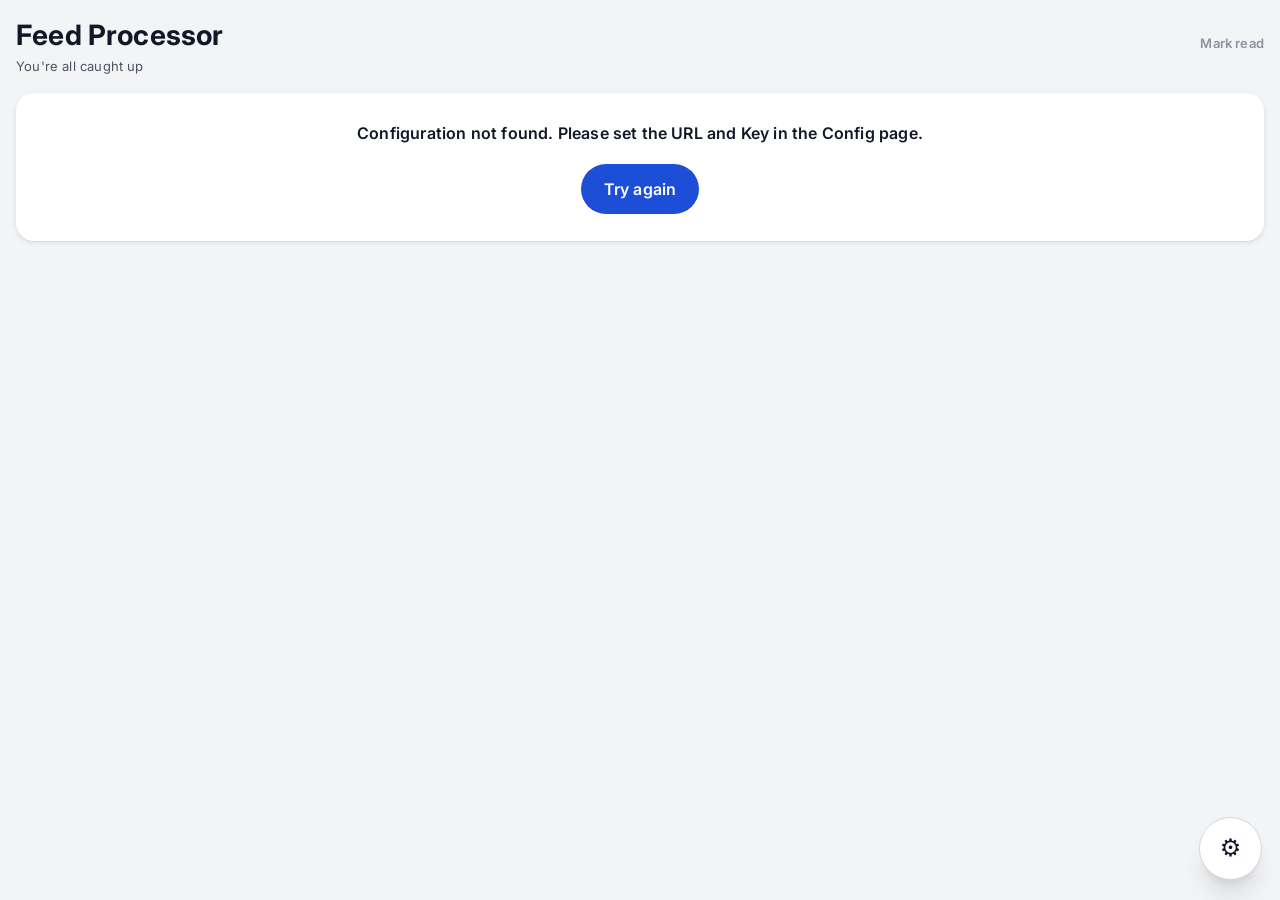
<file: pwa/index.html>
<!doctype html>
<html lang="en">
  <head>
    <meta charset="UTF-8" />
    <link rel="apple-touch-icon" sizes="180x180" href="/pwa/icon1.png" />
    <link rel="icon" type="image/svg+xml" href="/pwa/favicon.svg" />
    <link rel="preconnect" href="https://fonts.googleapis.com" />
    <link rel="preconnect" href="https://fonts.gstatic.com" crossorigin />
    <link
      rel="stylesheet"
      href="https://fonts.googleapis.com/css2?family=Inter:wght@400;500;600;700&family=Roboto:ital,wght@1,900&display=swap"
    />
    <meta name="viewport" content="width=device-width, initial-scale=1, viewport-fit=cover" />
    <meta name="mobile-web-app-capable" content="yes" />
    <meta name="apple-mobile-web-app-capable" content="yes" />
    <meta name="apple-mobile-web-app-title" content="Feed Processor" />
    <meta name="apple-mobile-web-app-status-bar-style" content="default" />
    <meta name="theme-color" content="#F3F4F6" />

    <link
      rel="apple-touch-startup-image"
      media="screen and (device-width: 430px) and (device-height: 932px) and (-webkit-device-pixel-ratio: 3)"
      href="/pwa/splash/1290x2796.png"
    />
    <link
      rel="apple-touch-startup-image"
      media="screen and (device-width: 393px) and (device-height: 852px) and (-webkit-device-pixel-ratio: 3)"
      href="/pwa/splash/1179x2556.png"
    />
    <link
      rel="apple-touch-startup-image"
      media="screen and (device-width: 428px) and (device-height: 926px) and (-webkit-device-pixel-ratio: 3)"
      href="/pwa/splash/1284x2778.png"
    />
    <link
      rel="apple-touch-startup-image"
      media="screen and (device-width: 390px) and (device-height: 844px) and (-webkit-device-pixel-ratio: 3)"
      href="/pwa/splash/1170x2532.png"
    />
    <link
      rel="apple-touch-startup-image"
      media="screen and (device-width: 375px) and (device-height: 812px) and (-webkit-device-pixel-ratio: 3)"
      href="/pwa/splash/1125x2436.png"
    />
    <link
      rel="apple-touch-startup-image"
      media="screen and (device-width: 414px) and (device-height: 896px) and (-webkit-device-pixel-ratio: 3)"
      href="/pwa/splash/1242x2688.png"
    />
    <link
      rel="apple-touch-startup-image"
      media="screen and (device-width: 414px) and (device-height: 896px) and (-webkit-device-pixel-ratio: 2)"
      href="/pwa/splash/828x1792.png"
    />
    <link
      rel="apple-touch-startup-image"
      media="screen and (device-width: 375px) and (device-height: 667px) and (-webkit-device-pixel-ratio: 2)"
      href="/pwa/splash/750x1334.png"
    />
    <link
      rel="apple-touch-startup-image"
      media="screen and (device-width: 320px) and (device-height: 568px) and (-webkit-device-pixel-ratio: 2)"
      href="/pwa/splash/640x1136.png"
    />

    <title>Feed Processor</title>
    <script type="module" crossorigin src="/pwa/assets/index-DSh37fG1.js"></script>
    <link rel="stylesheet" crossorigin href="/pwa/assets/index-DcH2UOh1.css">
  </head>
  <body>
    <div id="root" class="flex min-h-dvh flex-col bg-white pb-[env(safe-area-inset-bottom)] text-center"></div>
  </body>
</html>
</file>
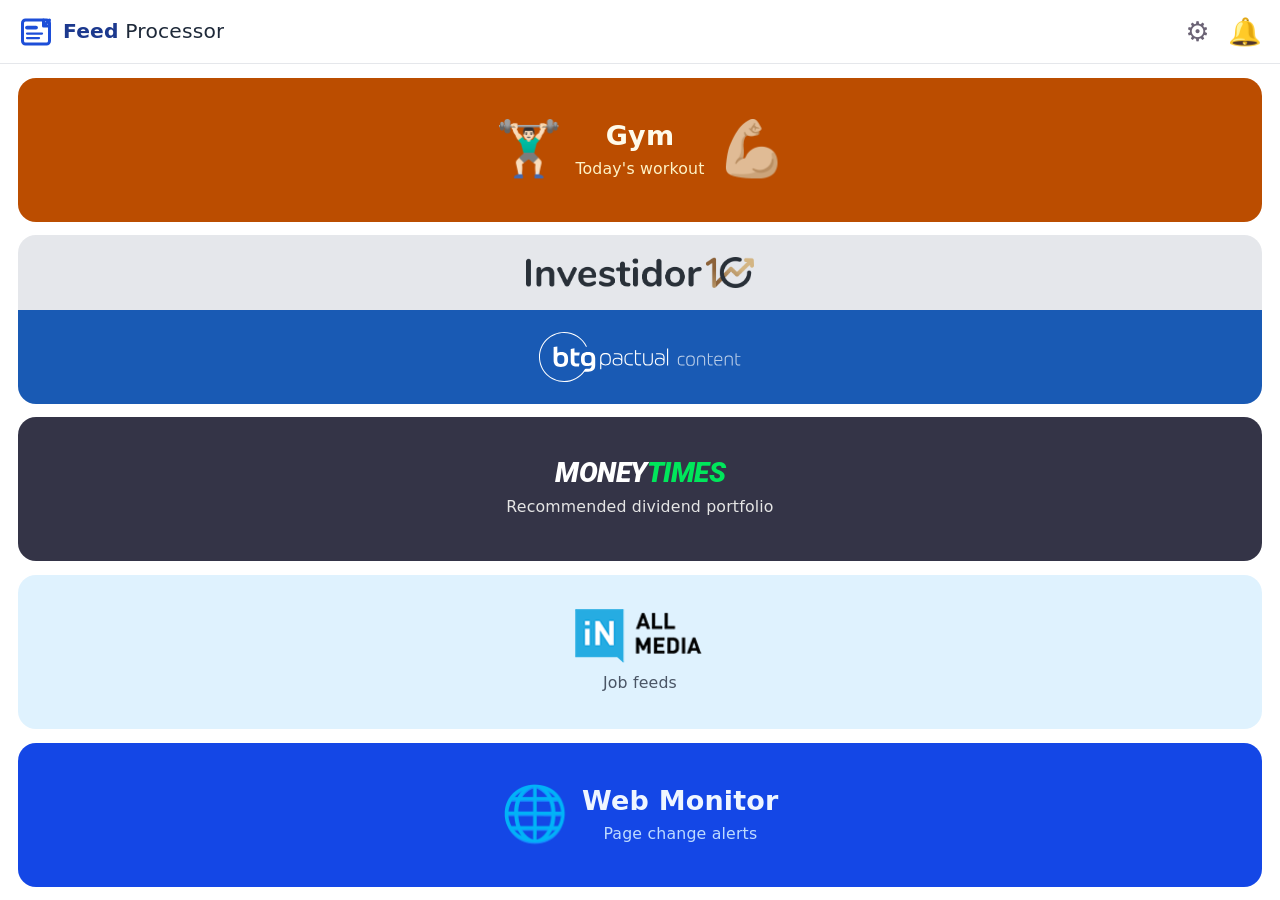
<file: pwa3/index.html>
<!doctype html>
<html lang="en">
  <head>
    <link rel="apple-touch-icon" href="/pwa3/icon1.png">
    <meta charset="UTF-8" />
    <link rel="icon" type="image/svg+xml" href="/pwa3/favicon.svg" />
    <link rel="preconnect" href="https://fonts.googleapis.com" />
    <link rel="preconnect" href="https://fonts.gstatic.com" crossorigin />
    <link rel="stylesheet" href="https://fonts.googleapis.com/css2?family=Roboto:ital,wght@1,900&display=swap" />
    <meta name="viewport" content="width=device-width, initial-scale=1.0, viewport-fit=cover" />
    <meta name="mobile-web-app-capable" content="yes" />
    <meta name="apple-mobile-web-app-capable" content="yes" />
    <meta name="apple-mobile-web-app-status-bar-style" content="default" />
    <meta name="theme-color" content="#ffffff" />
    <title>Feed Processor</title>
    <script type="module" crossorigin src="/pwa3/assets/index-Dl-8_dL_.js"></script>
    <link rel="stylesheet" crossorigin href="/pwa3/assets/index-BEnwBKnl.css">
  </head>
  <body>
    <div id="root" class="flex min-h-dvh flex-col bg-white pb-[env(safe-area-inset-bottom)] text-center"></div>
  </body>
</html>
</file>
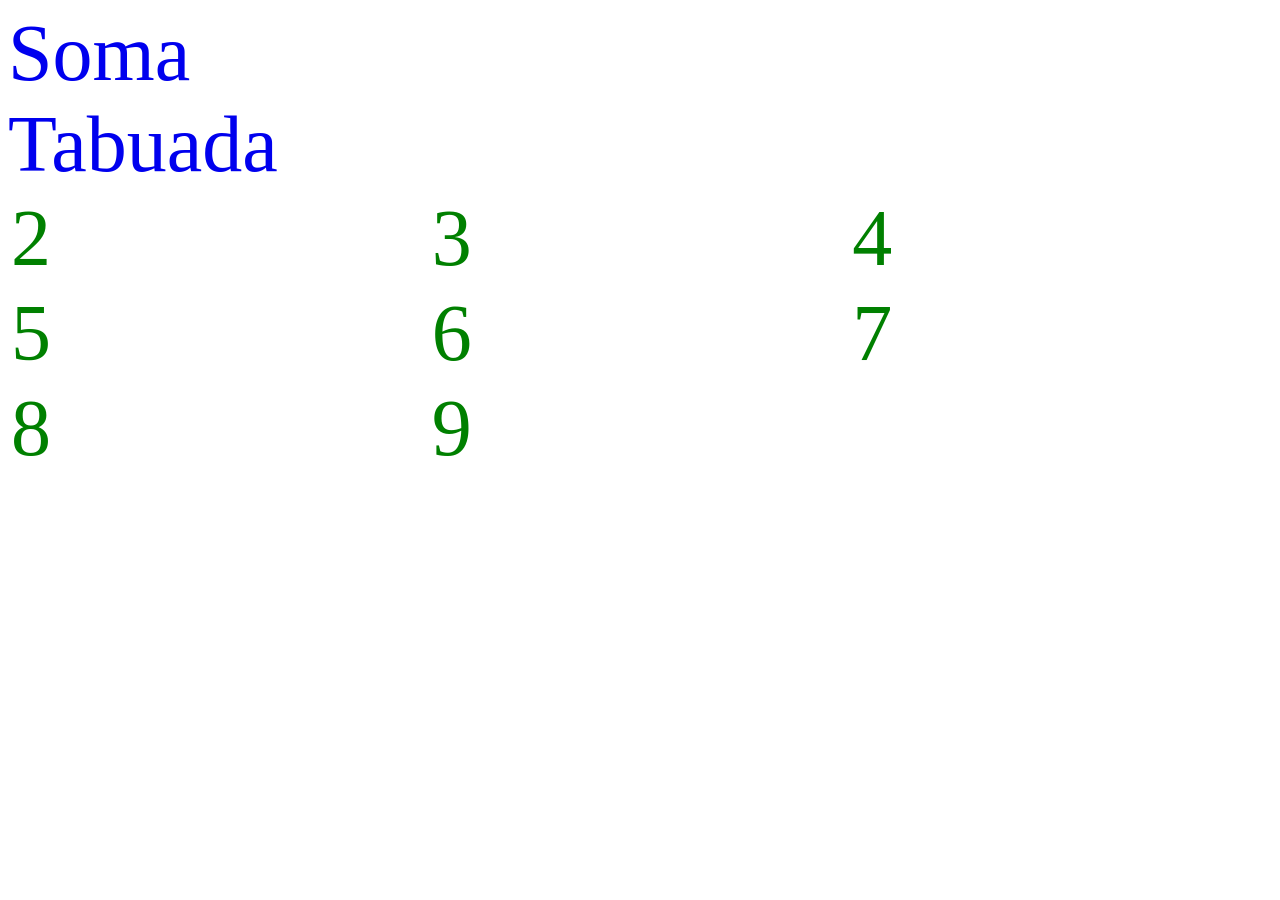
<file: mateus.html>
<!DOCTYPE html>
<link rel="apple-touch-icon" href="/mateus.png">
<meta name="apple-mobile-web-app-status-bar-style" content="black">
<link rel="manifest" href="/manifest.json">
<title>Tabuada</title>
<html>
    <style>
        a:link { 
        text-decoration: none; 
        } 
        a:visited { 
        text-decoration: none; 
        } 
        a:hover { 
        text-decoration: none; 
        } 
        a:active { 
        text-decoration: none; 
        }
        body {
            font-size: 80px;
        }
        table {
            border:2px;
            width: 100%;
            color:red;
        }
        table a {
            color : green;
        }
    </style>
<body>
<a href="soma.html">Soma</a>
<br>
<a href="multiplicacao.html">Tabuada</a>
<table>
    <tr>
        <td><a href="multiplicacao.html?min1=2&max1=2">2</a></td>
        <td><a href="multiplicacao.html?min1=3&max1=3">3</a></td>
        <td><a href="multiplicacao.html?min1=4&max1=4">4</a></td>
    <tr>
        <td><a href="multiplicacao.html?min1=5&max1=5">5</a></td>
        <td><a href="multiplicacao.html?min1=6&max1=6">6</a></td>
        <td><a href="multiplicacao.html?min1=7&max1=7">7</a></td>
    </tr>
    <tr>
        <td><a href="multiplicacao.html?min1=8&max1=8">8</a></td>
        <td><a href="multiplicacao.html?min1=9&max1=9">9</a></td>
    </tr>
</table>
</body>
</html>
</file>
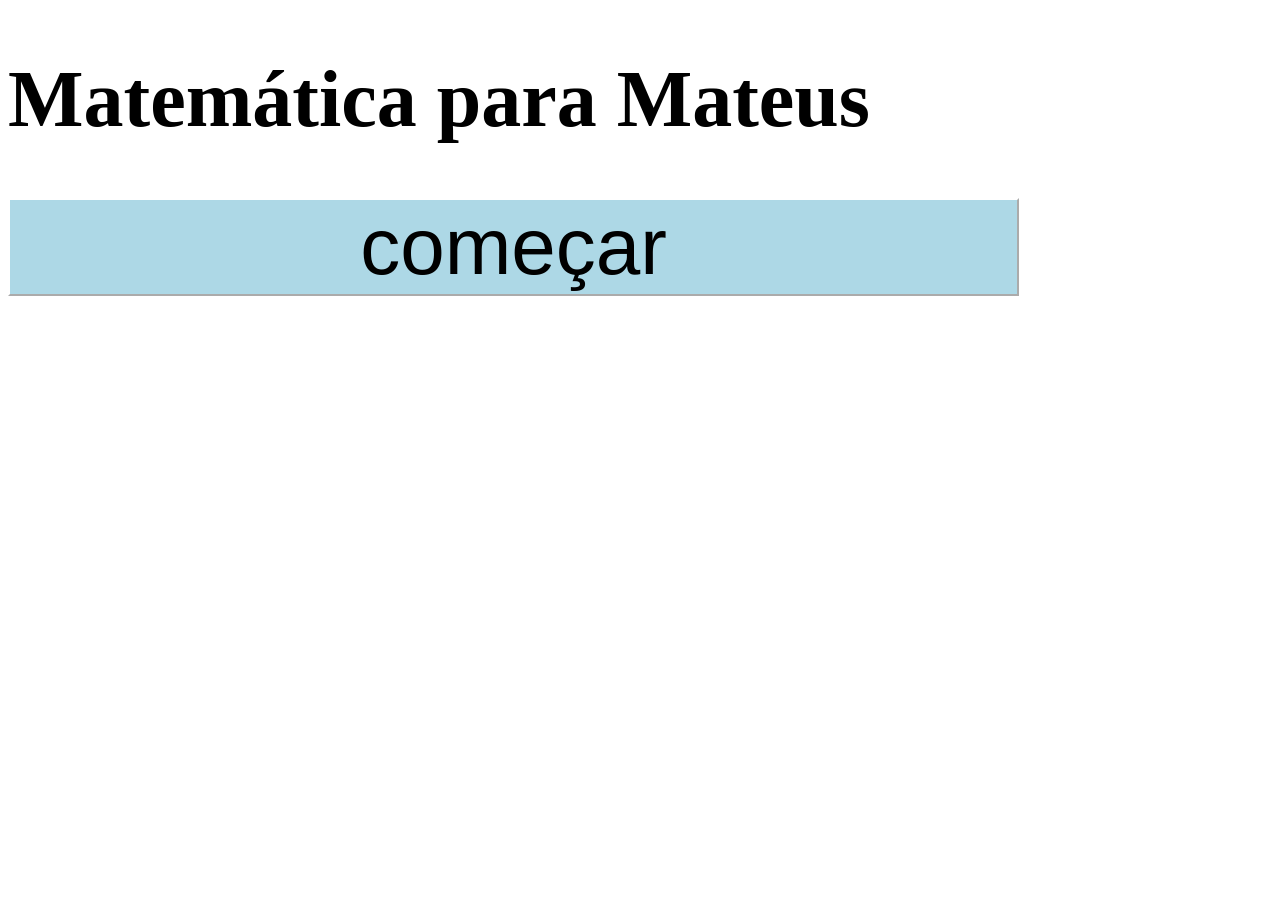
<file: soma.html>
<!DOCTYPE html>
<link rel="manifest" href="/manifest.json">
<script type="text/javascript" src="soma.js"></script>
<style>
    h1 {
        font-size: 500%;
    }
    input {
        font-size: 400%;
    }
    #conta {
        color : red;
        text-align: center;
    }
    #resumo {
        font-size: 80%;
        color : black;
        text-align: right;
        position: absolute;
        bottom: 0;
        left: 80%;
    }
    #sonic {
        position: absolute;
        bottom: 0;
        left: 0;
    }
    #eggman {
        position: absolute;
        bottom: 0;
        left: 0;
        right: 30%;
        width: 20%;
        height: auto;
    }
    button {
        width: 80%;
        background-color: lightblue;
        border-color: white;
        font-size: 500%;
    }
</style>
<html>
    <body onload="body_onload()">
        <h1>Matemática para Mateus</h1>
        <button id="comecar" onclick="comecar()">começar</button>
        <br>
        <h1 id="conta"></h1>
        <input inputmode="numeric" type="number" pattern="[0-9]*" inputmode="numeric" id="resposta"/>
        <button id="confirmar" onclick="confirmar()">confirmar</button>
        <img id="sonic" src="sonic.gif" />
        <img id="eggman" src="eggman.gif" />
        <div>
            <h1 id="resumo"></h1>
        </div>
    </body>
</html>
</file>
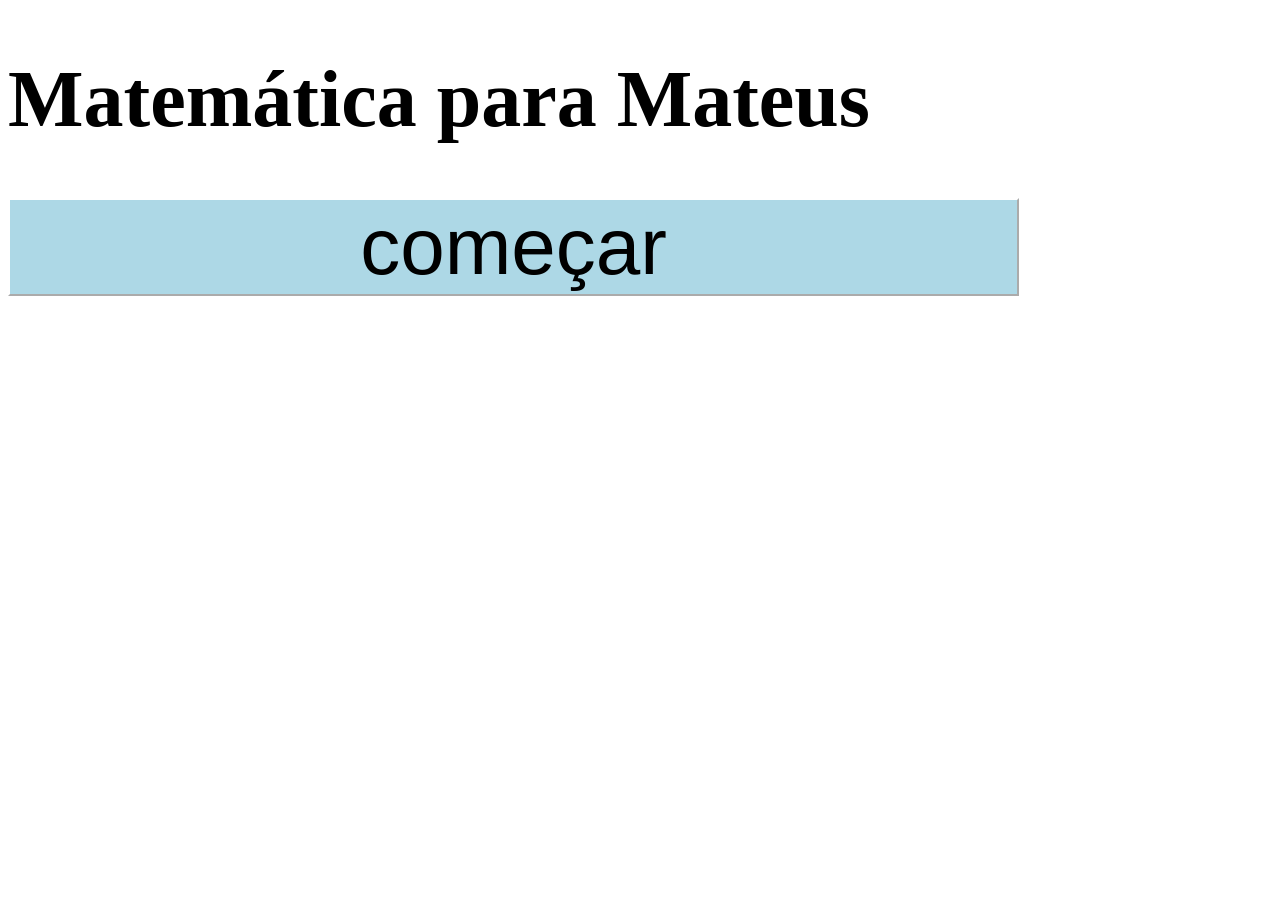
<file: teste.html>
<!DOCTYPE html>
<script type="text/javascript" src="javascript.js"></script>
<style>
    h1 {
        font-size: 500%;
    }
    input {
        font-size: 400%;
    }
    #conta {
        color : red;
        text-align: center;
    }
    #resumo {
        font-size: 80%;
        color : black;
        text-align: right;
        position: absolute;
        bottom: 0;
        left: 80%;
    }
    #sonic {
        position: absolute;
        bottom: 0;
        left: 0;
    }
    #eggman {
        position: absolute;
        bottom: 0;
        left: 0;
        right: 30%;
        width: 20%;
        height: auto;
    }
    button {
        width: 80%;
        background-color: lightblue;
        border-color: white;
        font-size: 500%;
    }
</style>
<html>
    <body onload="body_onload()">
        <h1>Matemática para Mateus</h1>
        <button id="comecar" onclick="comecar()">começar</button>
        <br>
        <h1 id="conta"></h1>
        <input type="number" pattern="[0-9]*" inputmode="numeric" id="resposta"/>
        <button id="confirmar" onclick="confirmar()">confirmar</button>
        <img id="sonic" src="sonic.gif" />
        <img id="eggman" src="eggman.gif" />
        <div>
            <h1 id="resumo"></h1>
        </div>
    </body>
</html>
</file>
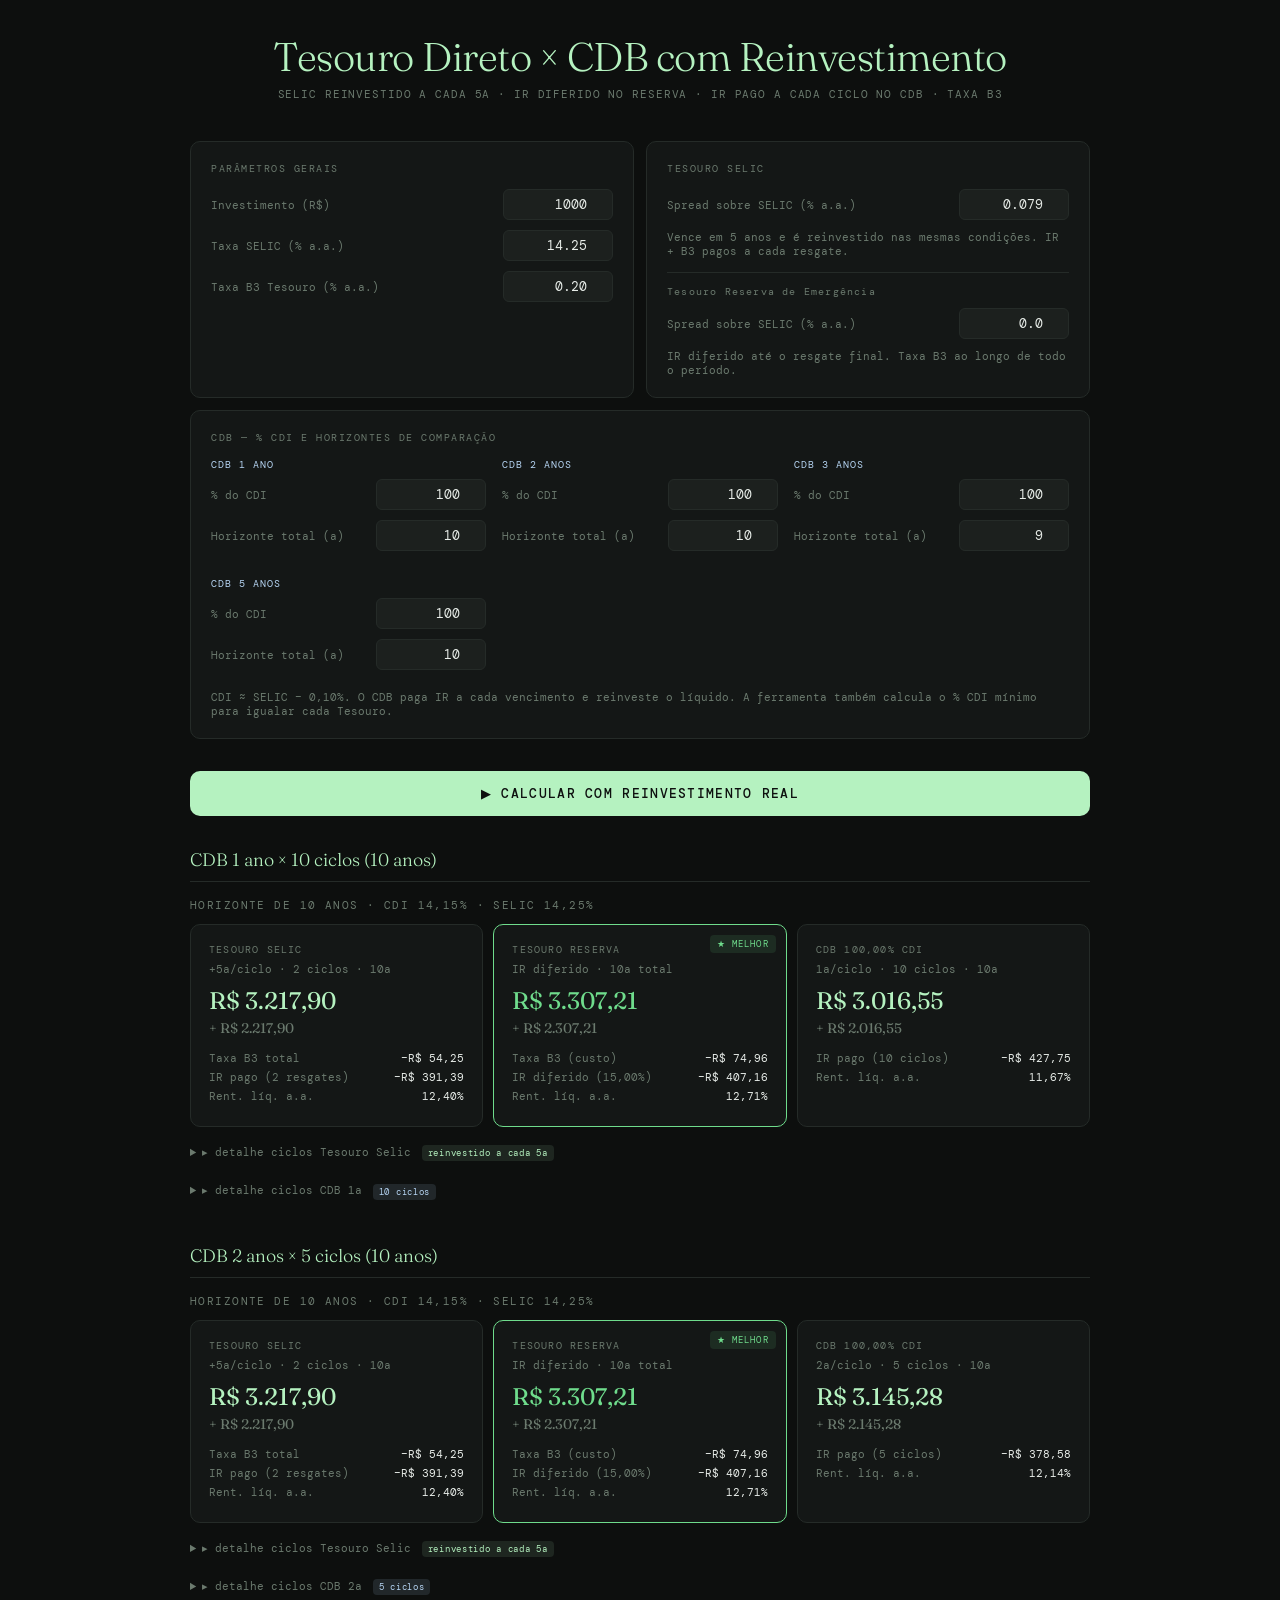
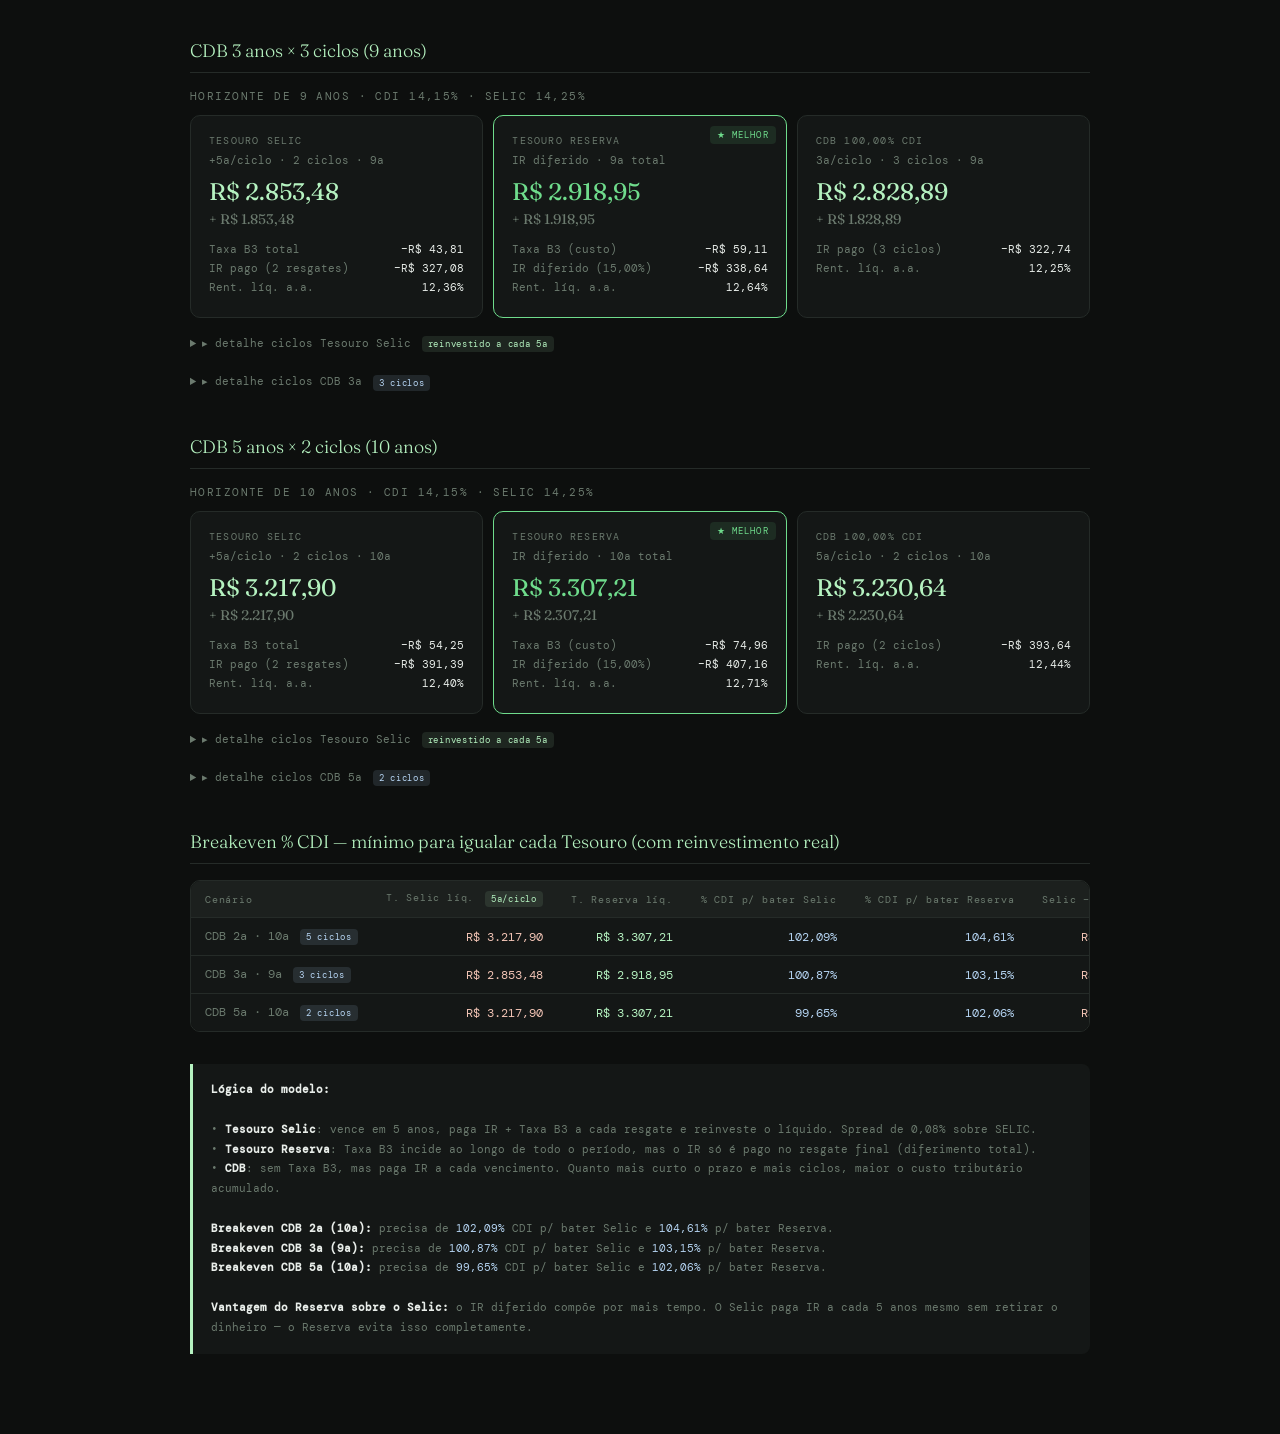
<file: tesouro/comparador.html>
<!DOCTYPE html>
<html lang="pt-BR">
<head>
<meta charset="UTF-8">
<meta name="viewport" content="width=device-width, initial-scale=1.0">
<title>Comparador Tesouro & CDB</title>
<link href="https://fonts.googleapis.com/css2?family=DM+Mono:ital,wght@0,300;0,400;0,500;1,300&family=Fraunces:opsz,wght@9..144,300;9..144,400;9..144,600&display=swap" rel="stylesheet">
<style>
  :root {
    --bg: #0d0f0e; --surface: #141716; --surface2: #1c201e;
    --border: #252b28; --accent: #b5f2c0; --accent2: #f2c4b5;
    --accent3: #b5d4f2; --text: #e8ede9; --muted: #6b7a6e;
    --win: #6fdc8c; --loss: #fa6e61;
  }
  * { box-sizing: border-box; margin: 0; padding: 0; }
  body { background: var(--bg); color: var(--text); font-family: 'DM Mono', monospace; font-size: 13px; min-height: 100vh; padding: 32px 20px 60px; }
  header { text-align: center; margin-bottom: 40px; }
  header h1 { font-family: 'Fraunces', serif; font-size: clamp(22px, 5vw, 40px); font-weight: 300; color: var(--accent); letter-spacing: -0.5px; margin-bottom: 6px; }
  header p { color: var(--muted); font-size: 11px; letter-spacing: 0.08em; }
  .grid { display: grid; grid-template-columns: 1fr 1fr; gap: 12px; max-width: 900px; margin: 0 auto 32px; }
  @media (max-width: 620px) { .grid { grid-template-columns: 1fr; } }
  .card { background: var(--surface); border: 1px solid var(--border); border-radius: 10px; padding: 20px; }
  .card.full { grid-column: 1 / -1; }
  .card-label { font-size: 10px; letter-spacing: 0.15em; color: var(--muted); text-transform: uppercase; margin-bottom: 14px; }
  .card-sublabel { font-size: 10px; letter-spacing: 0.12em; color: var(--muted); margin: 14px 0 10px; border-top: 1px solid var(--border); padding-top: 12px; }
  .input-row { display: flex; align-items: center; justify-content: space-between; margin-bottom: 10px; gap: 10px; }
  .input-row label { color: var(--muted); font-size: 11px; flex: 1; }
  .input-row input { background: var(--surface2); border: 1px solid var(--border); border-radius: 6px; color: var(--text); font-family: 'DM Mono', monospace; font-size: 13px; padding: 6px 10px; width: 110px; text-align: right; outline: none; transition: border-color 0.2s; }
  .input-row input:focus { border-color: var(--accent); }
  .btn { display: block; width: 100%; max-width: 900px; margin: 0 auto 32px; padding: 14px; background: var(--accent); color: #0d0f0e; font-family: 'DM Mono', monospace; font-size: 13px; font-weight: 500; letter-spacing: 0.1em; border: none; border-radius: 10px; cursor: pointer; transition: opacity 0.2s; }
  .btn:hover { opacity: 0.85; }
  .results { max-width: 900px; margin: 0 auto; }
  .section-title { font-family: 'Fraunces', serif; font-size: 18px; font-weight: 300; color: var(--accent); margin-bottom: 16px; border-bottom: 1px solid var(--border); padding-bottom: 10px; }
  .scenario-block { margin-bottom: 36px; }
  .scenario-header { font-size: 11px; letter-spacing: 0.13em; color: var(--muted); text-transform: uppercase; margin-bottom: 12px; }
  .compare-grid { display: grid; grid-template-columns: repeat(3, 1fr); gap: 10px; margin-bottom: 10px; }
  @media (max-width: 620px) { .compare-grid { grid-template-columns: 1fr; } }
  .result-card { background: var(--surface); border: 1px solid var(--border); border-radius: 10px; padding: 18px; position: relative; overflow: hidden; }
  .result-card.winner { border-color: var(--win); }
  .result-card.winner::before { content: '★ MELHOR'; position: absolute; top: 10px; right: 10px; font-size: 9px; letter-spacing: 0.12em; color: var(--win); background: rgba(111,220,140,0.1); padding: 3px 7px; border-radius: 4px; }
  .rc-label { font-size: 10px; color: var(--muted); letter-spacing: 0.12em; text-transform: uppercase; margin-bottom: 6px; }
  .rc-sub { font-size: 11px; color: var(--muted); margin-bottom: 10px; }
  .rc-liquido { font-size: 24px; font-family: 'Fraunces', serif; color: var(--accent); margin-bottom: 4px; }
  .result-card.winner .rc-liquido { color: var(--win); }
  .rc-ganho { font-size: 14px; font-family: 'Fraunces', serif; color: var(--muted); margin-bottom: 14px; }
  .rc-line { display: flex; justify-content: space-between; color: var(--muted); font-size: 11px; margin-bottom: 5px; }
  .rc-line span:last-child { color: var(--text); }
  .rc-line .neg { color: var(--loss); }
  .table-wrap { background: var(--surface); border: 1px solid var(--border); border-radius: 10px; overflow: auto; margin-bottom: 32px; }
  table { width: 100%; border-collapse: collapse; font-size: 12px; }
  th { background: var(--surface2); padding: 10px 14px; text-align: right; color: var(--muted); font-weight: 400; letter-spacing: 0.08em; font-size: 10px; white-space: nowrap; border-bottom: 1px solid var(--border); }
  th:first-child { text-align: left; }
  td { padding: 10px 14px; border-bottom: 1px solid var(--border); text-align: right; color: var(--text); white-space: nowrap; }
  td:first-child { text-align: left; color: var(--muted); }
  tr:last-child td { border-bottom: none; }
  .hi { color: var(--accent); } .lo { color: var(--accent2); } .mi { color: var(--accent3); }
  .tag { display: inline-block; font-size: 9px; padding: 2px 6px; border-radius: 4px; letter-spacing: 0.08em; margin-left: 4px; vertical-align: middle; }
  .tag-cycle { background: rgba(181,212,242,0.12); color: var(--accent3); }
  .tag-selic { background: rgba(181,242,192,0.1); color: var(--accent); }
  .note { background: var(--surface); border-left: 3px solid var(--accent); border-radius: 0 8px 8px 0; padding: 16px 18px; font-size: 11px; color: var(--muted); line-height: 1.8; max-width: 900px; margin: 0 auto 20px; }
  .note strong { color: var(--text); }
  #results { display: none; }
</style>
</head>
<body>

<header>
  <h1>Tesouro Direto × CDB com Reinvestimento</h1>
  <p>SELIC REINVESTIDO A CADA 5A · IR DIFERIDO NO RESERVA · IR PAGO A CADA CICLO NO CDB · TAXA B3</p>
</header>

<div class="grid">
  <div class="card">
    <div class="card-label">Parâmetros Gerais</div>
    <div class="input-row"><label>Investimento (R$)</label><input type="number" id="capital" value="1000"></div>
    <div class="input-row"><label>Taxa SELIC (% a.a.)</label><input type="number" id="selic" value="14.25" step="0.01"></div>
    <div class="input-row"><label>Taxa B3 Tesouro (% a.a.)</label><input type="number" id="taxaB3" value="0.20" step="0.01"></div>
  </div>

  <div class="card">
    <div class="card-label">Tesouro Selic</div>
    <div class="input-row"><label>Spread sobre SELIC (% a.a.)</label><input type="number" id="spreadSelic" value="0.079" step="0.001"></div>
    <div style="color:var(--muted);font-size:11px;margin-top:4px">Vence em 5 anos e é reinvestido nas mesmas condições. IR + B3 pagos a cada resgate.</div>
    <div class="card-sublabel">Tesouro Reserva de Emergência</div>
    <div class="input-row"><label>Spread sobre SELIC (% a.a.)</label><input type="number" id="spreadReserva" value="0.0" step="0.001"></div>
    <div style="color:var(--muted);font-size:11px;margin-top:4px">IR diferido até o resgate final. Taxa B3 ao longo de todo o período.</div>
  </div>

  <div class="card full">
    <div class="card-label">CDB — % CDI e horizontes de comparação</div>
    <div style="display:grid;grid-template-columns:repeat(3,1fr);gap:16px">
      <div>
        <div style="color:var(--accent3);font-size:10px;letter-spacing:0.1em;margin-bottom:8px">CDB 1 ANO</div>
        <div class="input-row"><label>% do CDI</label><input type="number" id="pct1" value="100" step="0.5"></div>
        <div class="input-row"><label>Horizonte total (a)</label><input type="number" id="hor1" value="10"></div>
      </div>
      <div>
        <div style="color:var(--accent3);font-size:10px;letter-spacing:0.1em;margin-bottom:8px">CDB 2 ANOS</div>
        <div class="input-row"><label>% do CDI</label><input type="number" id="pct2" value="100" step="0.5"></div>
        <div class="input-row"><label>Horizonte total (a)</label><input type="number" id="hor2" value="10"></div>
      </div>
      <div>
        <div style="color:var(--accent3);font-size:10px;letter-spacing:0.1em;margin-bottom:8px">CDB 3 ANOS</div>
        <div class="input-row"><label>% do CDI</label><input type="number" id="pct3" value="100" step="0.5"></div>
        <div class="input-row"><label>Horizonte total (a)</label><input type="number" id="hor3" value="9"></div>
      </div>
      <div>
        <div style="color:var(--accent3);font-size:10px;letter-spacing:0.1em;margin-bottom:8px">CDB 5 ANOS</div>
        <div class="input-row"><label>% do CDI</label><input type="number" id="pct5" value="100" step="0.5"></div>
        <div class="input-row"><label>Horizonte total (a)</label><input type="number" id="hor5" value="10"></div>
      </div>
    </div>
    <div style="color:var(--muted);font-size:11px;margin-top:10px">CDI ≈ SELIC − 0,10%. O CDB paga IR a cada vencimento e reinveste o líquido. A ferramenta também calcula o % CDI mínimo para igualar cada Tesouro.</div>
  </div>
</div>

<button class="btn" onclick="calcular()">▶ CALCULAR COM REINVESTIMENTO REAL</button>

<div id="results" class="results">
  <div id="bloco1" class="scenario-block"></div>
  <div id="bloco2" class="scenario-block"></div>
  <div id="bloco3" class="scenario-block"></div>
  <div id="bloco5" class="scenario-block"></div>
  <div class="section-title">Breakeven % CDI — mínimo para igualar cada Tesouro (com reinvestimento real)</div>
  <div class="table-wrap"><table id="breakeven-table"></table></div>
  <div class="note" id="nota"></div>
</div>

<script>
const fmt  = (v,d=2) => v.toLocaleString('pt-BR',{minimumFractionDigits:d,maximumFractionDigits:d});
const fmtR = v => 'R$ '+fmt(v);
const fmtP = v => fmt(v)+'%';

function irAliq(dias) {
  if (dias <= 180) return 0.225;
  if (dias <= 360) return 0.200;
  if (dias <= 720) return 0.175;
  return 0.150;
}

// ── Tesouro Reserva: IR diferido até resgate final, B3 ao longo de todo período ──
function calcReserva(capital, selic, spread, taxaB3, horizonteTotal) {
  const taxa = selic + spread;
  const fatorBruto  = Math.pow(1 + taxa, horizonteTotal);
  const fatorB3     = Math.pow(1 + taxaB3, horizonteTotal);
  const fatorAposB3 = fatorBruto / fatorB3;
  const bruto = capital * fatorAposB3;
  const rend  = bruto - capital;
  const aliq  = irAliq(Math.round(horizonteTotal * 365));
  const ir    = rend * aliq;
  const liq   = bruto - ir;
  const b3custo = capital * (fatorBruto - fatorAposB3);
  return { liq, ganho: liq-capital, ir, irTotal: ir, aliq, b3custo, rentLiqAa: Math.pow(liq/capital,1/horizonteTotal)-1, ciclos:[{tipo:'reserva'}] };
}

// ── Tesouro Selic: vence em prazoCiclo anos, reinveste ciclo a ciclo ──
// A cada vencimento: paga IR sobre rendimento após B3, reinveste líquido
function calcSelicReinvest(capital, selic, spread, taxaB3, prazoCiclo, horizonteTotal) {
  const taxa = selic + spread;
  let saldo = capital;
  let irTotal = 0;
  let b3Total = 0;
  let ciclos = [];
  let anosRestantes = horizonteTotal;

  while (anosRestantes > 1e-9) {
    const anos = Math.min(prazoCiclo, anosRestantes);
    const fatorBruto  = Math.pow(1 + taxa, anos);
    const fatorB3     = Math.pow(1 + taxaB3, anos);
    const fatorAposB3 = fatorBruto / fatorB3;
    const bruto = saldo * fatorAposB3;
    const rend  = bruto - saldo;
    const b3c   = saldo * (fatorBruto - fatorAposB3);
    const aliq  = irAliq(Math.round(anos * 365));
    const ir    = rend * aliq;
    const liq   = bruto - ir;
    irTotal += ir; b3Total += b3c;
    ciclos.push({ anosCiclo: anos, saldoEntrada: saldo, bruto, rend, b3c, aliq, ir, liq });
    saldo = liq;
    anosRestantes -= anos;
  }
  return { liq: saldo, ganho: saldo-capital, irTotal, b3Total, ciclos, rentLiqAa: Math.pow(saldo/capital,1/horizonteTotal)-1 };
}

// ── CDB: reinvestimento ciclo a ciclo, IR pago a cada vencimento ──
function calcCDB(capital, pctCDI, cdi, prazoCDB, horizonteTotal) {
  const taxa = cdi * (pctCDI / 100);
  let saldo = capital;
  let irTotal = 0;
  let ciclos = [];
  let anosRestantes = horizonteTotal;
  while (anosRestantes > 1e-9) {
    const anos = Math.min(prazoCDB, anosRestantes);
    const fator = Math.pow(1 + taxa, anos);
    const bruto = saldo * fator;
    const rend  = bruto - saldo;
    const aliq  = irAliq(Math.round(anos * 365));
    const ir    = rend * aliq;
    const liq   = bruto - ir;
    irTotal += ir;
    ciclos.push({ anosCiclo: anos, saldoEntrada: saldo, bruto, rend, aliq, ir, liq });
    saldo = liq;
    anosRestantes -= anos;
  }
  return { liq: saldo, ganho: saldo-capital, irTotal, ciclos, rentLiqAa: Math.pow(saldo/capital,1/horizonteTotal)-1 };
}

// ── Breakeven: % CDI mínimo para CDB igualar alvo líquido ──
function breakeven(capital, cdi, prazoCDB, horizonte, alvoLiq) {
  let lo=50, hi=500, mid;
  for (let i=0; i<120; i++) {
    mid=(lo+hi)/2;
    const r=calcCDB(capital,mid,cdi,prazoCDB,horizonte);
    if (r.liq < alvoLiq) lo=mid; else hi=mid;
  }
  return mid;
}

// ── Renderiza bloco de cenário ──
function renderBloco(elId, label, capital, tSelic, tReserva, resCDB, pctCDI, cdi, prazoCDB, horizonte, prazoSelic) {
  const el = document.getElementById(elId);
  const nCiclosSelic = tSelic.ciclos.length;
  const items = [
    { label: 'Tesouro Selic', sub: `+${fmt(prazoSelic*1,0)}a/ciclo · ${nCiclosSelic} ciclo${nCiclosSelic>1?'s':''} · ${horizonte}a`, r: tSelic, tipo: 'selic' },
    { label: 'Tesouro Reserva', sub: `IR diferido · ${horizonte}a total`, r: tReserva, tipo: 'reserva' },
    { label: `CDB ${fmtP(pctCDI)} CDI`, sub: `${prazoCDB}a/ciclo · ${resCDB.ciclos.length} ciclo${resCDB.ciclos.length>1?'s':''} · ${horizonte}a`, r: resCDB, tipo: 'cdb' },
  ];
  const maxLiq = Math.max(...items.map(i => i.r.liq));

  let cards = '';
  items.forEach(item => {
    const r = item.r;
    const win = r.liq === maxLiq;
    let irLinhas = '';
    if (item.tipo === 'selic') {
      irLinhas = `
        <div class="rc-line"><span>Taxa B3 total</span><span class="neg">−${fmtR(r.b3Total)}</span></div>
        <div class="rc-line"><span>IR pago (${r.ciclos.length} resgates)</span><span class="neg">−${fmtR(r.irTotal)}</span></div>`;
    } else if (item.tipo === 'reserva') {
      irLinhas = `
        <div class="rc-line"><span>Taxa B3 (custo)</span><span class="neg">−${fmtR(r.b3custo)}</span></div>
        <div class="rc-line"><span>IR diferido (${fmtP(r.aliq*100)})</span><span class="neg">−${fmtR(r.ir)}</span></div>`;
    } else {
      irLinhas = `<div class="rc-line"><span>IR pago (${r.ciclos.length} ciclos)</span><span class="neg">−${fmtR(r.irTotal)}</span></div>`;
    }

    cards += `<div class="result-card${win?' winner':''}">
      <div class="rc-label">${item.label}</div>
      <div class="rc-sub">${item.sub}</div>
      <div class="rc-liquido">${fmtR(r.liq)}</div>
      <div class="rc-ganho">+ ${fmtR(r.ganho)}</div>
      ${irLinhas}
      <div class="rc-line"><span>Rent. líq. a.a.</span><span>${fmtP(r.rentLiqAa*100)}</span></div>
    </div>`;
  });

  // detalhe ciclos Selic
  let ciclosSelicHtml = '';
  tSelic.ciclos.forEach((c,i) => {
    ciclosSelicHtml += `<tr>
      <td>Ciclo ${i+1} (${fmt(c.anosCiclo,1)}a)</td>
      <td>${fmtR(c.saldoEntrada)}</td>
      <td>${fmtR(c.bruto)}</td>
      <td class="neg">−${fmtR(c.b3c)}</td>
      <td class="neg">−${fmtR(c.ir)} (${fmtP(c.aliq*100)})</td>
      <td class="hi">${fmtR(c.liq)}</td>
    </tr>`;
  });

  // detalhe ciclos CDB
  let ciclosCDBHtml = '';
  resCDB.ciclos.forEach((c,i) => {
    ciclosCDBHtml += `<tr>
      <td>Ciclo ${i+1} (${fmt(c.anosCiclo,1)}a)</td>
      <td>${fmtR(c.saldoEntrada)}</td>
      <td>${fmtR(c.bruto)}</td>
      <td class="neg">−${fmtR(c.ir)} (${fmtP(c.aliq*100)})</td>
      <td class="hi">${fmtR(c.liq)}</td>
    </tr>`;
  });

  el.innerHTML = `
    <div class="section-title">${label}</div>
    <div class="scenario-header">Horizonte de ${horizonte} anos · CDI ${fmtP(cdi*100)} · SELIC ${fmtP((+document.getElementById('selic').value/100)*100)}</div>
    <div class="compare-grid">${cards}</div>
    <details style="margin-bottom:6px">
      <summary style="cursor:pointer;color:var(--muted);font-size:11px;padding:8px 0">▸ detalhe ciclos Tesouro Selic <span class="tag tag-selic">reinvestido a cada 5a</span></summary>
      <div class="table-wrap" style="margin-top:8px">
        <table>
          <thead><tr>
            <th style="text-align:left">Período</th><th>Saldo inicial</th><th>Bruto (após B3)</th><th>Taxa B3</th><th>IR pago</th><th>Líquido reinvestido</th>
          </tr></thead>
          <tbody>${ciclosSelicHtml}</tbody>
        </table>
      </div>
    </details>
    <details style="margin-bottom:12px">
      <summary style="cursor:pointer;color:var(--muted);font-size:11px;padding:8px 0">▸ detalhe ciclos CDB ${prazoCDB}a <span class="tag tag-cycle">${resCDB.ciclos.length} ciclos</span></summary>
      <div class="table-wrap" style="margin-top:8px">
        <table>
          <thead><tr>
            <th style="text-align:left">Período</th><th>Saldo inicial</th><th>Bruto</th><th>IR pago</th><th>Líquido reinvestido</th>
          </tr></thead>
          <tbody>${ciclosCDBHtml}</tbody>
        </table>
      </div>
    </details>
  `;
}

// ── Main ──
function calcular() {
  const capital  = +document.getElementById('capital').value;
  const selic    = +document.getElementById('selic').value / 100;
  const taxaB3   = +document.getElementById('taxaB3').value / 100;
  const spreadS  = +document.getElementById('spreadSelic').value / 100;
  const spreadR  = +document.getElementById('spreadReserva').value / 100;
  const pct1     = +document.getElementById('pct1').value;
  const pct2     = +document.getElementById('pct2').value;
  const pct3     = +document.getElementById('pct3').value;
  const pct5     = +document.getElementById('pct5').value;
  const hor1     = +document.getElementById('hor1').value;
  const hor2     = +document.getElementById('hor2').value;
  const hor3     = +document.getElementById('hor3').value;
  const hor5     = +document.getElementById('hor5').value;
  const cdi      = selic - 0.001;
  const prazoSelic = 5; // Tesouro Selic vence em 5 anos, reinvestido

  document.getElementById('results').style.display = 'block';

  // Cenário 1: CDB 1a, horizonte 10a
  const ts1  = calcSelicReinvest(capital, selic, spreadS, taxaB3, prazoSelic, hor1);
  const tr1  = calcReserva(capital, selic, spreadR, taxaB3, hor1);
  const cdb1 = calcCDB(capital, pct1, cdi, 1, hor1);
  renderBloco('bloco1', `CDB 1 ano × ${hor1/1|0} ciclos (${hor1} anos)`, capital, ts1, tr1, cdb1, pct1, cdi, 1, hor1, prazoSelic);

  // Cenário 1: CDB 2a, horizonte 10a
  const ts2  = calcSelicReinvest(capital, selic, spreadS, taxaB3, prazoSelic, hor2);
  const tr2  = calcReserva(capital, selic, spreadR, taxaB3, hor2);
  const cdb2 = calcCDB(capital, pct2, cdi, 2, hor2);
  renderBloco('bloco2', `CDB 2 anos × ${hor2/2|0} ciclos (${hor2} anos)`, capital, ts2, tr2, cdb2, pct2, cdi, 2, hor2, prazoSelic);

  // Cenário 2: CDB 3a, horizonte 9a
  const ts3  = calcSelicReinvest(capital, selic, spreadS, taxaB3, prazoSelic, hor3);
  const tr3  = calcReserva(capital, selic, spreadR, taxaB3, hor3);
  const cdb3 = calcCDB(capital, pct3, cdi, 3, hor3);
  renderBloco('bloco3', `CDB 3 anos × ${hor3/3|0} ciclos (${hor3} anos)`, capital, ts3, tr3, cdb3, pct3, cdi, 3, hor3, prazoSelic);

  // Cenário 3: CDB 5a, horizonte 10a
  const ts5  = calcSelicReinvest(capital, selic, spreadS, taxaB3, prazoSelic, hor5);
  const tr5  = calcReserva(capital, selic, spreadR, taxaB3, hor5);
  const cdb5 = calcCDB(capital, pct5, cdi, 5, hor5);
  renderBloco('bloco5', `CDB 5 anos × ${hor5/5|0} ciclos (${hor5} anos)`, capital, ts5, tr5, cdb5, pct5, cdi, 5, hor5, prazoSelic);

  // ── Tabela breakeven ──
  const cenarios = [
    { label: 'CDB 2a · '+hor2+'a', prazo: 2, hor: hor2, tS: ts2, tR: tr2 },
    { label: 'CDB 3a · '+hor3+'a', prazo: 3, hor: hor3, tS: ts3, tR: tr3 },
    { label: 'CDB 5a · '+hor5+'a', prazo: 5, hor: hor5, tS: ts5, tR: tr5 },
  ];

  const thead = `<thead><tr>
    <th style="text-align:left">Cenário</th>
    <th>T. Selic líq. <span class="tag tag-selic">5a/ciclo</span></th>
    <th>T. Reserva líq.</th>
    <th>% CDI p/ bater Selic</th>
    <th>% CDI p/ bater Reserva</th>
    <th>Selic − Reserva</th>
  </tr></thead>`;

  let tbody = '<tbody>';
  cenarios.forEach(c => {
    const beS = breakeven(capital, cdi, c.prazo, c.hor, c.tS.liq);
    const beR = breakeven(capital, cdi, c.prazo, c.hor, c.tR.liq);
    const diff = c.tS.liq - c.tR.liq;
    const sWin = diff >= 0;
    tbody += `<tr>
      <td>${c.label} <span class="tag tag-cycle">${c.hor/c.prazo|0} ciclos</span></td>
      <td class="${sWin?'hi':'lo'}">${fmtR(c.tS.liq)}</td>
      <td class="${!sWin?'hi':'lo'}">${fmtR(c.tR.liq)}</td>
      <td class="mi">${fmtP(beS)}</td>
      <td class="mi">${fmtP(beR)}</td>
      <td class="${sWin?'hi':'lo'}">${sWin?'+':''}${fmtR(diff)}</td>
    </tr>`;
  });
  tbody += '</tbody>';
  document.getElementById('breakeven-table').innerHTML = thead + tbody;

  // ── Nota ──
  const beS2=breakeven(capital,cdi,2,hor2,ts2.liq), beR2=breakeven(capital,cdi,2,hor2,tr2.liq);
  const beS3=breakeven(capital,cdi,3,hor3,ts3.liq), beR3=breakeven(capital,cdi,3,hor3,tr3.liq);
  const beS5=breakeven(capital,cdi,5,hor5,ts5.liq), beR5=breakeven(capital,cdi,5,hor5,tr5.liq);

  document.getElementById('nota').innerHTML = `
    <strong>Lógica do modelo:</strong><br><br>
    • <strong>Tesouro Selic</strong>: vence em ${prazoSelic} anos, paga IR + Taxa B3 a cada resgate e reinveste o líquido. Spread de ${fmtP(spreadS*100)} sobre SELIC.<br>
    • <strong>Tesouro Reserva</strong>: Taxa B3 incide ao longo de todo o período, mas o IR só é pago no resgate final (diferimento total).<br>
    • <strong>CDB</strong>: sem Taxa B3, mas paga IR a cada vencimento. Quanto mais curto o prazo e mais ciclos, maior o custo tributário acumulado.<br><br>
    <strong>Breakeven CDB 2a (${hor2}a):</strong> precisa de <span class="mi">${fmtP(beS2)}</span> CDI p/ bater Selic e <span class="mi">${fmtP(beR2)}</span> p/ bater Reserva.<br>
    <strong>Breakeven CDB 3a (${hor3}a):</strong> precisa de <span class="mi">${fmtP(beS3)}</span> CDI p/ bater Selic e <span class="mi">${fmtP(beR3)}</span> p/ bater Reserva.<br>
    <strong>Breakeven CDB 5a (${hor5}a):</strong> precisa de <span class="mi">${fmtP(beS5)}</span> CDI p/ bater Selic e <span class="mi">${fmtP(beR5)}</span> p/ bater Reserva.<br><br>
    <strong>Vantagem do Reserva sobre o Selic:</strong> o IR diferido compõe por mais tempo. O Selic paga IR a cada 5 anos mesmo sem retirar o dinheiro — o Reserva evita isso completamente.
  `;
}

calcular();
</script>
</body>
</html>
</file>
<file: pwa/assets/index-DcH2UOh1.css>
/*! tailwindcss v4.2.2 | MIT License | https://tailwindcss.com */
@layer properties{@supports (((-webkit-hyphens:none)) and (not (margin-trim:inline))) or ((-moz-orient:inline) and (not (color:rgb(from red r g b)))){*,:before,:after,::backdrop{--tw-translate-x:0;--tw-translate-y:0;--tw-translate-z:0;--tw-rotate-x:initial;--tw-rotate-y:initial;--tw-rotate-z:initial;--tw-skew-x:initial;--tw-skew-y:initial;--tw-divide-y-reverse:0;--tw-border-style:solid;--tw-leading:initial;--tw-font-weight:initial;--tw-tracking:initial;--tw-ordinal:initial;--tw-slashed-zero:initial;--tw-numeric-figure:initial;--tw-numeric-spacing:initial;--tw-numeric-fraction:initial;--tw-shadow:0 0 #0000;--tw-shadow-color:initial;--tw-shadow-alpha:100%;--tw-inset-shadow:0 0 #0000;--tw-inset-shadow-color:initial;--tw-inset-shadow-alpha:100%;--tw-ring-color:initial;--tw-ring-shadow:0 0 #0000;--tw-inset-ring-color:initial;--tw-inset-ring-shadow:0 0 #0000;--tw-ring-inset:initial;--tw-ring-offset-width:0px;--tw-ring-offset-color:#fff;--tw-ring-offset-shadow:0 0 #0000;--tw-blur:initial;--tw-brightness:initial;--tw-contrast:initial;--tw-grayscale:initial;--tw-hue-rotate:initial;--tw-invert:initial;--tw-opacity:initial;--tw-saturate:initial;--tw-sepia:initial;--tw-drop-shadow:initial;--tw-drop-shadow-color:initial;--tw-drop-shadow-alpha:100%;--tw-drop-shadow-size:initial;--tw-duration:initial}}}@layer theme{:root,:host{--font-sans:"Inter", system-ui, "Segoe UI", Roboto, sans-serif;--font-mono:ui-monospace, SFMono-Regular, Menlo, Monaco, Consolas, "Liberation Mono", "Courier New", monospace;--color-red-50:oklch(97.1% .013 17.38);--color-red-600:oklch(57.7% .245 27.325);--color-red-700:oklch(50.5% .213 27.518);--color-red-800:oklch(44.4% .177 26.899);--color-amber-700:oklch(55.5% .163 48.998);--color-yellow-600:oklch(68.1% .162 75.834);--color-yellow-700:oklch(55.4% .135 66.442);--color-yellow-800:oklch(47.6% .114 61.907);--color-green-100:oklch(96.2% .044 156.743);--color-green-600:oklch(62.7% .194 149.214);--color-green-700:oklch(52.7% .154 150.069);--color-green-800:oklch(44.8% .119 151.328);--color-emerald-50:oklch(97.9% .021 166.113);--color-emerald-700:oklch(50.8% .118 165.612);--color-blue-300:oklch(80.9% .105 251.813);--color-blue-500:oklch(62.3% .214 259.815);--color-blue-600:oklch(54.6% .245 262.881);--color-blue-700:oklch(48.8% .243 264.376);--color-blue-800:oklch(42.4% .199 265.638);--color-blue-900:oklch(37.9% .146 265.522);--color-gray-50:oklch(98.5% .002 247.839);--color-gray-200:oklch(92.8% .006 264.531);--color-gray-300:oklch(87.2% .01 258.338);--color-gray-400:oklch(70.7% .022 261.325);--color-gray-500:oklch(55.1% .027 264.364);--color-gray-600:oklch(44.6% .03 256.802);--color-gray-700:oklch(37.3% .034 259.733);--color-gray-800:oklch(27.8% .033 256.848);--color-gray-900:oklch(21% .034 264.665);--color-black:#000;--color-white:#fff;--spacing:.25rem;--container-sm:24rem;--text-xs:.75rem;--text-xs--line-height:calc(1 / .75);--text-sm:.875rem;--text-sm--line-height:calc(1.25 / .875);--text-base:1rem;--text-base--line-height:calc(1.5 / 1);--text-lg:1.125rem;--text-lg--line-height:calc(1.75 / 1.125);--text-xl:1.25rem;--text-xl--line-height:calc(1.75 / 1.25);--font-weight-normal:400;--font-weight-medium:500;--font-weight-semibold:600;--font-weight-bold:700;--font-weight-black:900;--tracking-wide:.025em;--leading-tight:1.25;--leading-snug:1.375;--radius-md:.375rem;--radius-lg:.5rem;--radius-xl:.75rem;--radius-2xl:1rem;--radius-3xl:1.5rem;--animate-pulse:pulse 2s cubic-bezier(.4, 0, .6, 1) infinite;--default-transition-duration:.15s;--default-transition-timing-function:cubic-bezier(.4, 0, .2, 1);--default-font-family:var(--font-sans);--default-mono-font-family:var(--font-mono);--color-page:#f3f4f6;--color-surface:#fff;--color-ink:#111827;--color-muted:#4b5563;--color-hairline:#e5e7eb;--color-brand:#1d4ed8;--color-alert:#dc2626;--color-feed-gym:#b45309;--color-feed-investidor10:#0f766e;--color-feed-btg:#1d4ed8;--color-feed-moneytimes:#15803d;--color-feed-all-media:#0369a1;--color-feed-web-monitor:#4338ca;--color-feed-bazin:#7c3aed;--color-feed-clipboard:#0f766e;--color-gym-bg:#f3f4f6;--color-gym-surface:#fff;--color-gym-text:#111827;--color-gym-text-secondary:#4b5563;--color-gym-border:#d1d5db;--color-gym-track:#e5e7eb;--color-sheet-a:#7c2d12;--color-sheet-b:#c2410c;--color-gym-accent:#b45309;--color-gym-success:#15803d;--color-gym-danger:#b91c1c;--color-gym-link:#1d4ed8;--color-gym-note-bg:#fef3c7;--color-gym-note-text:#78350f;--radius-row:18px;--radius-tile:12px;--radius-gym-card:16px;--radius-news-card:16px;--text-page-title:28px;--text-featured-title:22px;--text-row-title:16px;--text-row-subtitle:13px;--text-badge:12px;--text-section-label:13px;--text-tab-label:11px;--spacing-gutter:16px;--spacing-row-gap:8px;--spacing-section-gap:14px}}@layer base{*,:after,:before,::backdrop{box-sizing:border-box;border:0 solid;margin:0;padding:0}::file-selector-button{box-sizing:border-box;border:0 solid;margin:0;padding:0}html,:host{-webkit-text-size-adjust:100%;tab-size:4;line-height:1.5;font-family:var(--default-font-family,ui-sans-serif, system-ui, sans-serif, "Apple Color Emoji", "Segoe UI Emoji", "Segoe UI Symbol", "Noto Color Emoji");font-feature-settings:var(--default-font-feature-settings,normal);font-variation-settings:var(--default-font-variation-settings,normal);-webkit-tap-highlight-color:transparent}hr{height:0;color:inherit;border-top-width:1px}abbr:where([title]){-webkit-text-decoration:underline dotted;text-decoration:underline dotted}h1,h2,h3,h4,h5,h6{font-size:inherit;font-weight:inherit}a{color:inherit;-webkit-text-decoration:inherit;-webkit-text-decoration:inherit;-webkit-text-decoration:inherit;-webkit-text-decoration:inherit;text-decoration:inherit}b,strong{font-weight:bolder}code,kbd,samp,pre{font-family:var(--default-mono-font-family,ui-monospace, SFMono-Regular, Menlo, Monaco, Consolas, "Liberation Mono", "Courier New", monospace);font-feature-settings:var(--default-mono-font-feature-settings,normal);font-variation-settings:var(--default-mono-font-variation-settings,normal);font-size:1em}small{font-size:80%}sub,sup{vertical-align:baseline;font-size:75%;line-height:0;position:relative}sub{bottom:-.25em}sup{top:-.5em}table{text-indent:0;border-color:inherit;border-collapse:collapse}:-moz-focusring{outline:auto}progress{vertical-align:baseline}summary{display:list-item}ol,ul,menu{list-style:none}img,svg,video,canvas,audio,iframe,embed,object{vertical-align:middle;display:block}img,video{max-width:100%;height:auto}button,input,select,optgroup,textarea{font:inherit;font-feature-settings:inherit;font-variation-settings:inherit;letter-spacing:inherit;color:inherit;opacity:1;background-color:#0000;border-radius:0}::file-selector-button{font:inherit;font-feature-settings:inherit;font-variation-settings:inherit;letter-spacing:inherit;color:inherit;opacity:1;background-color:#0000;border-radius:0}:where(select:is([multiple],[size])) optgroup{font-weight:bolder}:where(select:is([multiple],[size])) optgroup option{padding-inline-start:20px}::file-selector-button{margin-inline-end:4px}::placeholder{opacity:1}@supports (not ((-webkit-appearance:-apple-pay-button))) or (contain-intrinsic-size:1px){::placeholder{color:currentColor}@supports (color:color-mix(in lab, red, red)){::placeholder{color:color-mix(in oklab, currentcolor 50%, transparent)}}}textarea{resize:vertical}::-webkit-search-decoration{-webkit-appearance:none}::-webkit-date-and-time-value{min-height:1lh;text-align:inherit}::-webkit-datetime-edit{display:inline-flex}::-webkit-datetime-edit-fields-wrapper{padding:0}::-webkit-datetime-edit{padding-block:0}::-webkit-datetime-edit-year-field{padding-block:0}::-webkit-datetime-edit-month-field{padding-block:0}::-webkit-datetime-edit-day-field{padding-block:0}::-webkit-datetime-edit-hour-field{padding-block:0}::-webkit-datetime-edit-minute-field{padding-block:0}::-webkit-datetime-edit-second-field{padding-block:0}::-webkit-datetime-edit-millisecond-field{padding-block:0}::-webkit-datetime-edit-meridiem-field{padding-block:0}::-webkit-calendar-picker-indicator{line-height:1}:-moz-ui-invalid{box-shadow:none}button,input:where([type=button],[type=reset],[type=submit]){appearance:button}::file-selector-button{appearance:button}::-webkit-inner-spin-button{height:auto}::-webkit-outer-spin-button{height:auto}[hidden]:where(:not([hidden=until-found])){display:none!important}:root{--bg:#f3f4f6;--surface:#fff;--text:#111827;--text-secondary:#4b5563;--border:#d1d5db;--track:#e5e7eb;--sheet-a:#7c2d12;--sheet-b:#c2410c;--gym-accent:#b45309;--success:#15803d;--danger:#b91c1c;--link:#1d4ed8;--note-bg:#fef3c7;--note-text:#78350f;--unread-dot:#1d4ed8;--read-card:#e9ebee;--src-investidor10:#0f766e;--src-btg:#1d4ed8;--src-other:#4b5563;--ticker-unread-bg:#e0e7ff;--ticker-unread-text:#3730a3;--ticker-read-bg:#d9dce1;--ticker-read-text:#4b5563;--selected-row:#eef2ff;letter-spacing:.18px;color:#6b6375;--lightningcss-light:initial;--lightningcss-dark: ;color-scheme:light;font-synthesis:none;text-rendering:optimizelegibility;-webkit-font-smoothing:antialiased;-moz-osx-font-smoothing:grayscale;background-color:#fff;font-size:18px;line-height:145%}@media (width<=1024px){:root{font-size:16px}}html,body{overscroll-behavior:none}:where(button:not(:disabled),[role=button]:not([aria-disabled=true])){cursor:pointer}}@layer components{.pressable{-webkit-tap-highlight-color:transparent;-webkit-user-select:none;user-select:none;transition:transform .12s}.pressable:active{transform:scale(.98)}}@layer utilities{.pointer-events-auto{pointer-events:auto}.pointer-events-none{pointer-events:none}.collapse{visibility:collapse}.visible{visibility:visible}.sr-only{clip-path:inset(50%);white-space:nowrap;border-width:0;width:1px;height:1px;margin:-1px;padding:0;position:absolute;overflow:hidden}.absolute{position:absolute}.fixed{position:fixed}.relative{position:relative}.sticky{position:sticky}.inset-0{inset:calc(var(--spacing) * 0)}.inset-x-4{inset-inline:calc(var(--spacing) * 4)}.start{inset-inline-start:var(--spacing)}.end{inset-inline-end:var(--spacing)}.-top-1\.5{top:calc(var(--spacing) * -1.5)}.top-0{top:calc(var(--spacing) * 0)}.top-1\/2{top:50%}.-right-2{right:calc(var(--spacing) * -2)}.right-4{right:calc(var(--spacing) * 4)}.bottom-\[calc\(env\(safe-area-inset-bottom\)\+16px\)\]{bottom:calc(env(safe-area-inset-bottom) + 16px)}.bottom-\[calc\(env\(safe-area-inset-bottom\)\+20px\)\]{bottom:calc(env(safe-area-inset-bottom) + 20px)}.left-1\/2{left:50%}.z-10{z-index:10}.z-20{z-index:20}.z-50{z-index:50}.z-\[60\]{z-index:60}.z-\[70\]{z-index:70}.container{width:100%}@media (width>=40rem){.container{max-width:40rem}}@media (width>=48rem){.container{max-width:48rem}}@media (width>=64rem){.container{max-width:64rem}}@media (width>=80rem){.container{max-width:80rem}}@media (width>=96rem){.container{max-width:96rem}}.-mx-4{margin-inline:calc(var(--spacing) * -4)}.mx-4{margin-inline:calc(var(--spacing) * 4)}.mt-0\.5{margin-top:calc(var(--spacing) * .5)}.mt-1{margin-top:calc(var(--spacing) * 1)}.mt-1\.5{margin-top:calc(var(--spacing) * 1.5)}.mt-2{margin-top:calc(var(--spacing) * 2)}.mt-3{margin-top:calc(var(--spacing) * 3)}.mt-4{margin-top:calc(var(--spacing) * 4)}.mt-5{margin-top:calc(var(--spacing) * 5)}.-mr-2{margin-right:calc(var(--spacing) * -2)}.mr-4{margin-right:calc(var(--spacing) * 4)}.-mb-\[env\(safe-area-inset-bottom\)\]{margin-bottom:calc(env(safe-area-inset-bottom) * -1)}.mb-2{margin-bottom:calc(var(--spacing) * 2)}.mb-4{margin-bottom:calc(var(--spacing) * 4)}.mb-10{margin-bottom:calc(var(--spacing) * 10)}.-ml-2{margin-left:calc(var(--spacing) * -2)}.ml-1{margin-left:calc(var(--spacing) * 1)}.ml-auto{margin-left:auto}.box-border{box-sizing:border-box}.block{display:block}.flex{display:flex}.grid{display:grid}.hidden{display:none}.inline-block{display:inline-block}.inline-flex{display:inline-flex}.table{display:table}.size-2{width:calc(var(--spacing) * 2);height:calc(var(--spacing) * 2)}.size-2\.5{width:calc(var(--spacing) * 2.5);height:calc(var(--spacing) * 2.5)}.size-4{width:calc(var(--spacing) * 4);height:calc(var(--spacing) * 4)}.size-5{width:calc(var(--spacing) * 5);height:calc(var(--spacing) * 5)}.size-6{width:calc(var(--spacing) * 6);height:calc(var(--spacing) * 6)}.size-7{width:calc(var(--spacing) * 7);height:calc(var(--spacing) * 7)}.size-10{width:calc(var(--spacing) * 10);height:calc(var(--spacing) * 10)}.size-11{width:calc(var(--spacing) * 11);height:calc(var(--spacing) * 11)}.size-12{width:calc(var(--spacing) * 12);height:calc(var(--spacing) * 12)}.size-14{width:calc(var(--spacing) * 14);height:calc(var(--spacing) * 14)}.size-\[22px\]{width:22px;height:22px}.size-\[26px\]{width:26px;height:26px}.h-1\.5{height:calc(var(--spacing) * 1.5)}.h-2{height:calc(var(--spacing) * 2)}.h-3{height:calc(var(--spacing) * 3)}.h-4{height:calc(var(--spacing) * 4)}.h-5{height:calc(var(--spacing) * 5)}.h-6{height:calc(var(--spacing) * 6)}.h-8{height:calc(var(--spacing) * 8)}.h-10{height:calc(var(--spacing) * 10)}.h-11{height:calc(var(--spacing) * 11)}.h-12{height:calc(var(--spacing) * 12)}.h-16{height:calc(var(--spacing) * 16)}.h-24{height:calc(var(--spacing) * 24)}.h-28{height:calc(var(--spacing) * 28)}.h-32{height:calc(var(--spacing) * 32)}.h-52{height:calc(var(--spacing) * 52)}.h-56{height:calc(var(--spacing) * 56)}.h-72{height:calc(var(--spacing) * 72)}.h-\[15px\]{height:15px}.h-\[18px\]{height:18px}.h-\[49px\]{height:49px}.h-\[72px\]{height:72px}.h-\[88px\]{height:88px}.h-\[96px\]{height:96px}.h-\[132px\]{height:132px}.h-\[148px\]{height:148px}.h-dvh{height:100dvh}.h-full{height:100%}.max-h-\[90dvh\]{max-height:90dvh}.min-h-0{min-height:calc(var(--spacing) * 0)}.min-h-4{min-height:calc(var(--spacing) * 4)}.min-h-6{min-height:calc(var(--spacing) * 6)}.min-h-9{min-height:calc(var(--spacing) * 9)}.min-h-11{min-height:calc(var(--spacing) * 11)}.min-h-12{min-height:calc(var(--spacing) * 12)}.min-h-13{min-height:calc(var(--spacing) * 13)}.min-h-14{min-height:calc(var(--spacing) * 14)}.min-h-16{min-height:calc(var(--spacing) * 16)}.min-h-24{min-height:calc(var(--spacing) * 24)}.min-h-32{min-height:calc(var(--spacing) * 32)}.min-h-\[52px\]{min-height:52px}.min-h-\[240px\]{min-height:240px}.min-h-\[280px\]{min-height:280px}.min-h-dvh{min-height:100dvh}.w-1\/2{width:50%}.w-2\/3{width:66.6667%}.w-4{width:calc(var(--spacing) * 4)}.w-5{width:calc(var(--spacing) * 5)}.w-6{width:calc(var(--spacing) * 6)}.w-7{width:calc(var(--spacing) * 7)}.w-8{width:calc(var(--spacing) * 8)}.w-10{width:calc(var(--spacing) * 10)}.w-20{width:calc(var(--spacing) * 20)}.w-28{width:calc(var(--spacing) * 28)}.w-40{width:calc(var(--spacing) * 40)}.w-\[16\%\]{width:16%}.w-\[18\%\]{width:18%}.w-\[20\%\]{width:20%}.w-\[22\%\]{width:22%}.w-\[24\%\]{width:24%}.w-full{width:100%}.max-w-full{max-width:100%}.max-w-sm{max-width:var(--container-sm)}.min-w-0{min-width:calc(var(--spacing) * 0)}.min-w-10{min-width:calc(var(--spacing) * 10)}.min-w-11{min-width:calc(var(--spacing) * 11)}.min-w-\[18px\]{min-width:18px}.min-w-\[78px\]{min-width:78px}.min-w-\[84px\]{min-width:84px}.min-w-full{min-width:100%}.flex-1{flex:1}.shrink-0{flex-shrink:0}.table-fixed{table-layout:fixed}.border-collapse{border-collapse:collapse}.-translate-x-1\/2{--tw-translate-x:calc(calc(1 / 2 * 100%) * -1);translate:var(--tw-translate-x) var(--tw-translate-y)}.-translate-y-1\/2{--tw-translate-y:calc(calc(1 / 2 * 100%) * -1);translate:var(--tw-translate-x) var(--tw-translate-y)}.translate-y-full{--tw-translate-y:100%;translate:var(--tw-translate-x) var(--tw-translate-y)}.scale-\[1\.02\]{scale:1.02}.-rotate-90{rotate:-90deg}.transform{transform:var(--tw-rotate-x,) var(--tw-rotate-y,) var(--tw-rotate-z,) var(--tw-skew-x,) var(--tw-skew-y,)}.animate-pulse{animation:var(--animate-pulse)}.cursor-pointer{cursor:pointer}.touch-none{touch-action:none}.resize-none{resize:none}.grid-cols-2{grid-template-columns:repeat(2,minmax(0,1fr))}.grid-cols-3{grid-template-columns:repeat(3,minmax(0,1fr))}.grid-cols-7{grid-template-columns:repeat(7,minmax(0,1fr))}.flex-col{flex-direction:column}.flex-wrap{flex-wrap:wrap}.items-baseline{align-items:baseline}.items-center{align-items:center}.items-end{align-items:flex-end}.items-start{align-items:flex-start}.items-stretch{align-items:stretch}.justify-between{justify-content:space-between}.justify-center{justify-content:center}.justify-end{justify-content:flex-end}.justify-start{justify-content:flex-start}.gap-0\.5{gap:calc(var(--spacing) * .5)}.gap-1{gap:calc(var(--spacing) * 1)}.gap-1\.5{gap:calc(var(--spacing) * 1.5)}.gap-2{gap:calc(var(--spacing) * 2)}.gap-3{gap:calc(var(--spacing) * 3)}.gap-4{gap:calc(var(--spacing) * 4)}.gap-6{gap:calc(var(--spacing) * 6)}.gap-row-gap{gap:var(--spacing-row-gap)}.gap-section-gap{gap:var(--spacing-section-gap)}.gap-x-2{column-gap:calc(var(--spacing) * 2)}:where(.divide-y>:not(:last-child)){--tw-divide-y-reverse:0;border-bottom-style:var(--tw-border-style);border-top-style:var(--tw-border-style);border-top-width:calc(1px * var(--tw-divide-y-reverse));border-bottom-width:calc(1px * calc(1 - var(--tw-divide-y-reverse)))}:where(.divide-\[var\(--border\)\]>:not(:last-child)){border-color:var(--border)}.self-end{align-self:flex-end}.self-start{align-self:flex-start}.truncate{text-overflow:ellipsis;white-space:nowrap;overflow:hidden}.overflow-auto{overflow:auto}.overflow-hidden{overflow:hidden}.overflow-x-auto{overflow-x:auto}.overflow-y-auto{overflow-y:auto}.overscroll-contain{overscroll-behavior:contain}.rounded{border-radius:.25rem}.rounded-2xl{border-radius:var(--radius-2xl)}.rounded-\[10px\]{border-radius:10px}.rounded-\[14px\]{border-radius:14px}.rounded-full{border-radius:2147483647px}.rounded-gym-card{border-radius:var(--radius-gym-card)}.rounded-lg{border-radius:var(--radius-lg)}.rounded-news-card{border-radius:var(--radius-news-card)}.rounded-row{border-radius:var(--radius-row)}.rounded-tile{border-radius:var(--radius-tile)}.rounded-xl{border-radius:var(--radius-xl)}.rounded-t-3xl{border-top-left-radius:var(--radius-3xl);border-top-right-radius:var(--radius-3xl)}.rounded-t-md{border-top-left-radius:var(--radius-md);border-top-right-radius:var(--radius-md)}.border{border-style:var(--tw-border-style);border-width:1px}.border-2{border-style:var(--tw-border-style);border-width:2px}.border-t{border-top-style:var(--tw-border-style);border-top-width:1px}.border-r{border-right-style:var(--tw-border-style);border-right-width:1px}.border-b{border-bottom-style:var(--tw-border-style);border-bottom-width:1px}.border-dashed{--tw-border-style:dashed;border-style:dashed}.border-\[\#9CA3AF\]{border-color:#9ca3af}.border-\[var\(--border\)\]{border-color:var(--border)}.border-\[var\(--danger\)\]{border-color:var(--danger)}.border-\[var\(--link\)\]{border-color:var(--link)}.border-\[var\(--unread-dot\)\]{border-color:var(--unread-dot)}.border-gray-200{border-color:var(--color-gray-200)}.border-gray-300{border-color:var(--color-gray-300)}.border-gray-400{border-color:var(--color-gray-400)}.border-gym-border{border-color:var(--color-gym-border)}.border-gym-danger{border-color:var(--color-gym-danger)}.border-gym-success{border-color:var(--color-gym-success)}.border-gym-text{border-color:var(--color-gym-text)}.border-hairline{border-color:var(--color-hairline)}.border-sheet-b{border-color:var(--color-sheet-b)}.border-transparent{border-color:#0000}.bg-\[rgba\(255\,255\,255\,0\.96\)\]{background-color:#fffffff5}.bg-\[var\(--bg\)\]{background-color:var(--bg)}.bg-\[var\(--danger\)\],.bg-\[var\(--danger\)\]\/10{background-color:var(--danger)}@supports (color:color-mix(in lab, red, red)){.bg-\[var\(--danger\)\]\/10{background-color:color-mix(in oklab, var(--danger) 10%, transparent)}}.bg-\[var\(--link\)\]{background-color:var(--link)}.bg-\[var\(--read-card\)\]{background-color:var(--read-card)}.bg-\[var\(--selected-row\)\]{background-color:var(--selected-row)}.bg-\[var\(--surface\)\]{background-color:var(--surface)}.bg-\[var\(--text\)\]{background-color:var(--text)}.bg-\[var\(--ticker-read-bg\)\]{background-color:var(--ticker-read-bg)}.bg-\[var\(--ticker-unread-bg\)\]{background-color:var(--ticker-unread-bg)}.bg-\[var\(--track\)\]{background-color:var(--track)}.bg-\[var\(--unread-dot\)\]{background-color:var(--unread-dot)}.bg-alert{background-color:var(--color-alert)}.bg-black\/45{background-color:#00000073}@supports (color:color-mix(in lab, red, red)){.bg-black\/45{background-color:color-mix(in oklab, var(--color-black) 45%, transparent)}}.bg-blue-500{background-color:var(--color-blue-500)}.bg-blue-600{background-color:var(--color-blue-600)}.bg-blue-700{background-color:var(--color-blue-700)}.bg-brand{background-color:var(--color-brand)}.bg-emerald-50{background-color:var(--color-emerald-50)}.bg-feed-all-media{background-color:var(--color-feed-all-media)}.bg-feed-bazin{background-color:var(--color-feed-bazin)}.bg-feed-btg{background-color:var(--color-feed-btg)}.bg-feed-clipboard{background-color:var(--color-feed-clipboard)}.bg-feed-gym{background-color:var(--color-feed-gym)}.bg-feed-investidor10{background-color:var(--color-feed-investidor10)}.bg-feed-moneytimes{background-color:var(--color-feed-moneytimes)}.bg-feed-web-monitor{background-color:var(--color-feed-web-monitor)}.bg-gray-50{background-color:var(--color-gray-50)}.bg-gray-200{background-color:var(--color-gray-200)}.bg-green-100{background-color:var(--color-green-100)}.bg-green-600{background-color:var(--color-green-600)}.bg-gym-accent{background-color:var(--color-gym-accent)}.bg-gym-bg{background-color:var(--color-gym-bg)}.bg-gym-border{background-color:var(--color-gym-border)}.bg-gym-danger{background-color:var(--color-gym-danger)}.bg-gym-note-bg{background-color:var(--color-gym-note-bg)}.bg-gym-success{background-color:var(--color-gym-success)}.bg-gym-surface{background-color:var(--color-gym-surface)}.bg-gym-text{background-color:var(--color-gym-text)}.bg-gym-track{background-color:var(--color-gym-track)}.bg-page{background-color:var(--color-page)}.bg-red-50{background-color:var(--color-red-50)}.bg-red-600{background-color:var(--color-red-600)}.bg-sheet-a{background-color:var(--color-sheet-a)}.bg-sheet-b{background-color:var(--color-sheet-b)}.bg-surface{background-color:var(--color-surface)}.bg-transparent{background-color:#0000}.bg-white{background-color:var(--color-white)}.bg-white\/20{background-color:#fff3}@supports (color:color-mix(in lab, red, red)){.bg-white\/20{background-color:color-mix(in oklab, var(--color-white) 20%, transparent)}}.bg-yellow-600{background-color:var(--color-yellow-600)}.p-1{padding:calc(var(--spacing) * 1)}.p-2{padding:calc(var(--spacing) * 2)}.p-3{padding:calc(var(--spacing) * 3)}.p-4{padding:calc(var(--spacing) * 4)}.p-5{padding:calc(var(--spacing) * 5)}.p-6{padding:calc(var(--spacing) * 6)}.px-1{padding-inline:calc(var(--spacing) * 1)}.px-1\.5{padding-inline:calc(var(--spacing) * 1.5)}.px-2{padding-inline:calc(var(--spacing) * 2)}.px-2\.5{padding-inline:calc(var(--spacing) * 2.5)}.px-3{padding-inline:calc(var(--spacing) * 3)}.px-3\.5{padding-inline:calc(var(--spacing) * 3.5)}.px-4{padding-inline:calc(var(--spacing) * 4)}.px-5{padding-inline:calc(var(--spacing) * 5)}.px-6{padding-inline:calc(var(--spacing) * 6)}.px-gutter{padding-inline:var(--spacing-gutter)}.py-0\.5{padding-block:calc(var(--spacing) * .5)}.py-1{padding-block:calc(var(--spacing) * 1)}.py-1\.5{padding-block:calc(var(--spacing) * 1.5)}.py-2{padding-block:calc(var(--spacing) * 2)}.py-3{padding-block:calc(var(--spacing) * 3)}.py-4{padding-block:calc(var(--spacing) * 4)}.py-6{padding-block:calc(var(--spacing) * 6)}.py-10{padding-block:calc(var(--spacing) * 10)}.py-\[2px\]{padding-block:2px}.pt-0\.5{padding-top:calc(var(--spacing) * .5)}.pt-1{padding-top:calc(var(--spacing) * 1)}.pt-2{padding-top:calc(var(--spacing) * 2)}.pt-3{padding-top:calc(var(--spacing) * 3)}.pt-4{padding-top:calc(var(--spacing) * 4)}.pt-\[calc\(env\(safe-area-inset-top\)\+0\.75rem\)\]{padding-top:calc(env(safe-area-inset-top) + .75rem)}.pt-\[calc\(env\(safe-area-inset-top\)\+12px\)\]{padding-top:calc(env(safe-area-inset-top) + 12px)}.pt-\[calc\(env\(safe-area-inset-top\)_\+_1rem\)\]{padding-top:calc(env(safe-area-inset-top) + 1rem)}.pt-\[max\(0\.75rem\,env\(safe-area-inset-top\)\)\]{padding-top:max(.75rem, env(safe-area-inset-top))}.pr-4{padding-right:calc(var(--spacing) * 4)}.pb-1{padding-bottom:calc(var(--spacing) * 1)}.pb-2{padding-bottom:calc(var(--spacing) * 2)}.pb-3{padding-bottom:calc(var(--spacing) * 3)}.pb-4{padding-bottom:calc(var(--spacing) * 4)}.pb-6{padding-bottom:calc(var(--spacing) * 6)}.pb-\[calc\(env\(safe-area-inset-bottom\)\+12px\)\]{padding-bottom:calc(env(safe-area-inset-bottom) + 12px)}.pb-\[calc\(env\(safe-area-inset-bottom\)\+24px\)\]{padding-bottom:calc(env(safe-area-inset-bottom) + 24px)}.pb-\[calc\(env\(safe-area-inset-bottom\)\+96px\)\]{padding-bottom:calc(env(safe-area-inset-bottom) + 96px)}.pb-\[env\(safe-area-inset-bottom\)\]{padding-bottom:env(safe-area-inset-bottom)}.pl-4{padding-left:calc(var(--spacing) * 4)}.text-center{text-align:center}.text-left{text-align:left}.text-right{text-align:right}.align-top{vertical-align:top}.font-\[\'Roboto\'\,Arial\,sans-serif\]{font-family:Roboto,Arial,sans-serif}.font-mono{font-family:var(--font-mono)}.font-sans{font-family:var(--font-sans)}.text-base{font-size:var(--text-base);line-height:var(--tw-leading,var(--text-base--line-height))}.text-lg{font-size:var(--text-lg);line-height:var(--tw-leading,var(--text-lg--line-height))}.text-sm{font-size:var(--text-sm);line-height:var(--tw-leading,var(--text-sm--line-height))}.text-xl{font-size:var(--text-xl);line-height:var(--tw-leading,var(--text-xl--line-height))}.text-xs{font-size:var(--text-xs);line-height:var(--tw-leading,var(--text-xs--line-height))}.text-\[9px\]{font-size:9px}.text-\[10px\]{font-size:10px}.text-\[11px\]{font-size:11px}.text-\[12px\]{font-size:12px}.text-\[13px\]{font-size:13px}.text-\[14px\]{font-size:14px}.text-\[15px\]{font-size:15px}.text-\[16px\]{font-size:16px}.text-\[17px\]{font-size:17px}.text-\[18px\]{font-size:18px}.text-\[20px\]{font-size:20px}.text-\[24px\]{font-size:24px}.text-\[28px\]{font-size:28px}.text-\[32px\]{font-size:32px}.text-badge{font-size:var(--text-badge)}.text-featured-title{font-size:var(--text-featured-title)}.text-page-title{font-size:var(--text-page-title)}.text-row-subtitle{font-size:var(--text-row-subtitle)}.text-row-title{font-size:var(--text-row-title)}.text-section-label{font-size:var(--text-section-label)}.text-tab-label{font-size:var(--text-tab-label)}.leading-3{--tw-leading:calc(var(--spacing) * 3);line-height:calc(var(--spacing) * 3)}.leading-4{--tw-leading:calc(var(--spacing) * 4);line-height:calc(var(--spacing) * 4)}.leading-5{--tw-leading:calc(var(--spacing) * 5);line-height:calc(var(--spacing) * 5)}.leading-6{--tw-leading:calc(var(--spacing) * 6);line-height:calc(var(--spacing) * 6)}.leading-7{--tw-leading:calc(var(--spacing) * 7);line-height:calc(var(--spacing) * 7)}.leading-\[22px\]{--tw-leading:22px;line-height:22px}.leading-\[34px\]{--tw-leading:34px;line-height:34px}.leading-\[44px\]{--tw-leading:44px;line-height:44px}.leading-none{--tw-leading:1;line-height:1}.leading-snug{--tw-leading:var(--leading-snug);line-height:var(--leading-snug)}.leading-tight{--tw-leading:var(--leading-tight);line-height:var(--leading-tight)}.font-black{--tw-font-weight:var(--font-weight-black);font-weight:var(--font-weight-black)}.font-bold{--tw-font-weight:var(--font-weight-bold);font-weight:var(--font-weight-bold)}.font-medium{--tw-font-weight:var(--font-weight-medium);font-weight:var(--font-weight-medium)}.font-normal{--tw-font-weight:var(--font-weight-normal);font-weight:var(--font-weight-normal)}.font-semibold{--tw-font-weight:var(--font-weight-semibold);font-weight:var(--font-weight-semibold)}.tracking-\[-0\.5px\]{--tw-tracking:-.5px;letter-spacing:-.5px}.tracking-\[0\.04em\]{--tw-tracking:.04em;letter-spacing:.04em}.tracking-wide{--tw-tracking:var(--tracking-wide);letter-spacing:var(--tracking-wide)}.break-words{overflow-wrap:break-word}.break-all{word-break:break-all}.whitespace-normal{white-space:normal}.whitespace-nowrap{white-space:nowrap}.whitespace-pre-line{white-space:pre-line}.text-\[\#00e65b\]{color:#00e65b}.text-\[\#6B7280\]{color:#6b7280}.text-\[var\(--danger\)\]{color:var(--danger)}.text-\[var\(--link\)\]{color:var(--link)}.text-\[var\(--src-btg\)\]{color:var(--src-btg)}.text-\[var\(--src-investidor10\)\]{color:var(--src-investidor10)}.text-\[var\(--src-other\)\]{color:var(--src-other)}.text-\[var\(--text\)\]{color:var(--text)}.text-\[var\(--text-secondary\)\]{color:var(--text-secondary)}.text-\[var\(--ticker-read-text\)\]{color:var(--ticker-read-text)}.text-\[var\(--ticker-unread-bg\)\]{color:var(--ticker-unread-bg)}.text-\[var\(--ticker-unread-text\)\]{color:var(--ticker-unread-text)}.text-\[var\(--unread-dot\)\]{color:var(--unread-dot)}.text-amber-700{color:var(--color-amber-700)}.text-black{color:var(--color-black)}.text-blue-600{color:var(--color-blue-600)}.text-blue-900{color:var(--color-blue-900)}.text-brand{color:var(--color-brand)}.text-emerald-700{color:var(--color-emerald-700)}.text-gray-500{color:var(--color-gray-500)}.text-gray-600{color:var(--color-gray-600)}.text-gray-700{color:var(--color-gray-700)}.text-gray-800{color:var(--color-gray-800)}.text-gray-900{color:var(--color-gray-900)}.text-green-600{color:var(--color-green-600)}.text-green-800{color:var(--color-green-800)}.text-gym-danger{color:var(--color-gym-danger)}.text-gym-link{color:var(--color-gym-link)}.text-gym-note-bg{color:var(--color-gym-note-bg)}.text-gym-note-text{color:var(--color-gym-note-text)}.text-gym-success{color:var(--color-gym-success)}.text-gym-text{color:var(--color-gym-text)}.text-gym-text-secondary{color:var(--color-gym-text-secondary)}.text-ink{color:var(--color-ink)}.text-muted{color:var(--color-muted)}.text-red-600{color:var(--color-red-600)}.text-red-700{color:var(--color-red-700)}.text-white{color:var(--color-white)}.text-white\/80{color:#fffc}@supports (color:color-mix(in lab, red, red)){.text-white\/80{color:color-mix(in oklab, var(--color-white) 80%, transparent)}}.text-yellow-600{color:var(--color-yellow-600)}.lowercase{text-transform:lowercase}.uppercase{text-transform:uppercase}.italic{font-style:italic}.tabular-nums{--tw-numeric-spacing:tabular-nums;font-variant-numeric:var(--tw-ordinal,) var(--tw-slashed-zero,) var(--tw-numeric-figure,) var(--tw-numeric-spacing,) var(--tw-numeric-fraction,)}.line-through{text-decoration-line:line-through}.underline{text-decoration-line:underline}.accent-\[var\(--link\)\]{accent-color:var(--link)}.shadow-2xl{--tw-shadow:0 25px 50px -12px var(--tw-shadow-color,#00000040);box-shadow:var(--tw-inset-shadow), var(--tw-inset-ring-shadow), var(--tw-ring-offset-shadow), var(--tw-ring-shadow), var(--tw-shadow)}.shadow-gym-card{--tw-shadow:0 1px 2px var(--tw-shadow-color,#1118270f);box-shadow:var(--tw-inset-shadow), var(--tw-inset-ring-shadow), var(--tw-ring-offset-shadow), var(--tw-ring-shadow), var(--tw-shadow)}.shadow-news-card{--tw-shadow:0 1px 2px var(--tw-shadow-color,#11182714);box-shadow:var(--tw-inset-shadow), var(--tw-inset-ring-shadow), var(--tw-ring-offset-shadow), var(--tw-ring-shadow), var(--tw-shadow)}.shadow-row{--tw-shadow:0 1px 2px var(--tw-shadow-color,#1118270f), 0 2px 6px var(--tw-shadow-color,#11182714);box-shadow:var(--tw-inset-shadow), var(--tw-inset-ring-shadow), var(--tw-ring-offset-shadow), var(--tw-ring-shadow), var(--tw-shadow)}.shadow-xl{--tw-shadow:0 20px 25px -5px var(--tw-shadow-color,#0000001a), 0 8px 10px -6px var(--tw-shadow-color,#0000001a);box-shadow:var(--tw-inset-shadow), var(--tw-inset-ring-shadow), var(--tw-ring-offset-shadow), var(--tw-ring-shadow), var(--tw-shadow)}.filter{filter:var(--tw-blur,) var(--tw-brightness,) var(--tw-contrast,) var(--tw-grayscale,) var(--tw-hue-rotate,) var(--tw-invert,) var(--tw-saturate,) var(--tw-sepia,) var(--tw-drop-shadow,)}.transition{transition-property:color,background-color,border-color,outline-color,text-decoration-color,fill,stroke,--tw-gradient-from,--tw-gradient-via,--tw-gradient-to,opacity,box-shadow,transform,translate,scale,rotate,filter,-webkit-backdrop-filter,backdrop-filter,display,content-visibility,overlay,pointer-events;transition-timing-function:var(--tw-ease,var(--default-transition-timing-function));transition-duration:var(--tw-duration,var(--default-transition-duration))}.transition-\[width\]{transition-property:width;transition-timing-function:var(--tw-ease,var(--default-transition-timing-function));transition-duration:var(--tw-duration,var(--default-transition-duration))}.transition-colors{transition-property:color,background-color,border-color,outline-color,text-decoration-color,fill,stroke,--tw-gradient-from,--tw-gradient-via,--tw-gradient-to;transition-timing-function:var(--tw-ease,var(--default-transition-timing-function));transition-duration:var(--tw-duration,var(--default-transition-duration))}.transition-transform{transition-property:transform,translate,scale,rotate;transition-timing-function:var(--tw-ease,var(--default-transition-timing-function));transition-duration:var(--tw-duration,var(--default-transition-duration))}.duration-100{--tw-duration:.1s;transition-duration:.1s}.duration-200{--tw-duration:.2s;transition-duration:.2s}.duration-300{--tw-duration:.3s;transition-duration:.3s}.outline-none{--tw-outline-style:none;outline-style:none}.\[scrollbar-width\:none\]{scrollbar-width:none}.backdrop\:bg-black\/50::backdrop{background-color:#00000080}@supports (color:color-mix(in lab, red, red)){.backdrop\:bg-black\/50::backdrop{background-color:color-mix(in oklab, var(--color-black) 50%, transparent)}}.first\:border-t-0:first-child{border-top-style:var(--tw-border-style);border-top-width:0}.first\:pt-0:first-child{padding-top:calc(var(--spacing) * 0)}.last\:border-b-0:last-child{border-bottom-style:var(--tw-border-style);border-bottom-width:0}@media (hover:hover){.hover\:bg-\[var\(--bg\)\]:hover{background-color:var(--bg)}.hover\:underline:hover{text-decoration-line:underline}}.focus\:border-\[var\(--danger\)\]:focus{border-color:var(--danger)}.focus\:border-brand:focus{border-color:var(--color-brand)}.focus\:border-gym-accent:focus{border-color:var(--color-gym-accent)}.focus\:ring-2:focus{--tw-ring-shadow:var(--tw-ring-inset,) 0 0 0 calc(2px + var(--tw-ring-offset-width)) var(--tw-ring-color,currentcolor);box-shadow:var(--tw-inset-shadow), var(--tw-inset-ring-shadow), var(--tw-ring-offset-shadow), var(--tw-ring-shadow), var(--tw-shadow)}.focus\:ring-\[var\(--danger\)\]\/20:focus{--tw-ring-color:var(--danger)}@supports (color:color-mix(in lab, red, red)){.focus\:ring-\[var\(--danger\)\]\/20:focus{--tw-ring-color:color-mix(in oklab, var(--danger) 20%, transparent)}}.focus\:ring-brand\/20:focus{--tw-ring-color:#1d4ed833}@supports (color:color-mix(in lab, red, red)){.focus\:ring-brand\/20:focus{--tw-ring-color:color-mix(in oklab, var(--color-brand) 20%, transparent)}}.active\:scale-\[0\.99\]:active{scale:.99}.active\:bg-\[var\(--track\)\]:active{background-color:var(--track)}.active\:bg-blue-600:active{background-color:var(--color-blue-600)}.active\:bg-blue-700:active{background-color:var(--color-blue-700)}.active\:bg-green-700:active{background-color:var(--color-green-700)}.active\:bg-gym-border:active{background-color:var(--color-gym-border)}.active\:bg-gym-track:active{background-color:var(--color-gym-track)}.active\:bg-red-50:active{background-color:var(--color-red-50)}.active\:bg-red-700:active{background-color:var(--color-red-700)}.active\:bg-yellow-700:active{background-color:var(--color-yellow-700)}.active\:text-blue-800:active{color:var(--color-blue-800)}.active\:text-green-800:active{color:var(--color-green-800)}.active\:text-red-800:active{color:var(--color-red-800)}.active\:text-yellow-800:active{color:var(--color-yellow-800)}.active\:opacity-70:active{opacity:.7}.active\:opacity-80:active{opacity:.8}.disabled\:cursor-default:disabled{cursor:default}.disabled\:bg-blue-300:disabled{background-color:var(--color-blue-300)}.disabled\:text-gym-border:disabled{color:var(--color-gym-border)}.disabled\:text-muted:disabled{color:var(--color-muted)}.disabled\:opacity-40:disabled{opacity:.4}.disabled\:opacity-50:disabled{opacity:.5}.disabled\:opacity-60:disabled{opacity:.6}@media (prefers-reduced-motion:reduce){.motion-reduce\:transition-none{transition-property:none}}@media (width>=48rem){.md\:text-xs{font-size:var(--text-xs);line-height:var(--tw-leading,var(--text-xs--line-height))}}.\[\&\:\:-webkit-scrollbar\]\:hidden::-webkit-scrollbar{display:none}}@property --tw-translate-x{syntax:"*";inherits:false;initial-value:0}@property --tw-translate-y{syntax:"*";inherits:false;initial-value:0}@property --tw-translate-z{syntax:"*";inherits:false;initial-value:0}@property --tw-rotate-x{syntax:"*";inherits:false}@property --tw-rotate-y{syntax:"*";inherits:false}@property --tw-rotate-z{syntax:"*";inherits:false}@property --tw-skew-x{syntax:"*";inherits:false}@property --tw-skew-y{syntax:"*";inherits:false}@property --tw-divide-y-reverse{syntax:"*";inherits:false;initial-value:0}@property --tw-border-style{syntax:"*";inherits:false;initial-value:solid}@property --tw-leading{syntax:"*";inherits:false}@property --tw-font-weight{syntax:"*";inherits:false}@property --tw-tracking{syntax:"*";inherits:false}@property --tw-ordinal{syntax:"*";inherits:false}@property --tw-slashed-zero{syntax:"*";inherits:false}@property --tw-numeric-figure{syntax:"*";inherits:false}@property --tw-numeric-spacing{syntax:"*";inherits:false}@property --tw-numeric-fraction{syntax:"*";inherits:false}@property --tw-shadow{syntax:"*";inherits:false;initial-value:0 0 #0000}@property --tw-shadow-color{syntax:"*";inherits:false}@property --tw-shadow-alpha{syntax:"<percentage>";inherits:false;initial-value:100%}@property --tw-inset-shadow{syntax:"*";inherits:false;initial-value:0 0 #0000}@property --tw-inset-shadow-color{syntax:"*";inherits:false}@property --tw-inset-shadow-alpha{syntax:"<percentage>";inherits:false;initial-value:100%}@property --tw-ring-color{syntax:"*";inherits:false}@property --tw-ring-shadow{syntax:"*";inherits:false;initial-value:0 0 #0000}@property --tw-inset-ring-color{syntax:"*";inherits:false}@property --tw-inset-ring-shadow{syntax:"*";inherits:false;initial-value:0 0 #0000}@property --tw-ring-inset{syntax:"*";inherits:false}@property --tw-ring-offset-width{syntax:"<length>";inherits:false;initial-value:0}@property --tw-ring-offset-color{syntax:"*";inherits:false;initial-value:#fff}@property --tw-ring-offset-shadow{syntax:"*";inherits:false;initial-value:0 0 #0000}@property --tw-blur{syntax:"*";inherits:false}@property --tw-brightness{syntax:"*";inherits:false}@property --tw-contrast{syntax:"*";inherits:false}@property --tw-grayscale{syntax:"*";inherits:false}@property --tw-hue-rotate{syntax:"*";inherits:false}@property --tw-invert{syntax:"*";inherits:false}@property --tw-opacity{syntax:"*";inherits:false}@property --tw-saturate{syntax:"*";inherits:false}@property --tw-sepia{syntax:"*";inherits:false}@property --tw-drop-shadow{syntax:"*";inherits:false}@property --tw-drop-shadow-color{syntax:"*";inherits:false}@property --tw-drop-shadow-alpha{syntax:"<percentage>";inherits:false;initial-value:100%}@property --tw-drop-shadow-size{syntax:"*";inherits:false}@property --tw-duration{syntax:"*";inherits:false}@keyframes pulse{50%{opacity:.5}}
</file>
<file: pwa3/assets/index-BEnwBKnl.css>
/*! tailwindcss v4.2.2 | MIT License | https://tailwindcss.com */
@layer properties{@supports (((-webkit-hyphens:none)) and (not (margin-trim:inline))) or ((-moz-orient:inline) and (not (color:rgb(from red r g b)))){*,:before,:after,::backdrop{--tw-rotate-x:initial;--tw-rotate-y:initial;--tw-rotate-z:initial;--tw-skew-x:initial;--tw-skew-y:initial;--tw-border-style:solid;--tw-leading:initial;--tw-font-weight:initial;--tw-tracking:initial;--tw-blur:initial;--tw-brightness:initial;--tw-contrast:initial;--tw-grayscale:initial;--tw-hue-rotate:initial;--tw-invert:initial;--tw-opacity:initial;--tw-saturate:initial;--tw-sepia:initial;--tw-drop-shadow:initial;--tw-drop-shadow-color:initial;--tw-drop-shadow-alpha:100%;--tw-drop-shadow-size:initial}}}@layer theme{:root,:host{--font-sans:ui-sans-serif, system-ui, sans-serif, "Apple Color Emoji", "Segoe UI Emoji", "Segoe UI Symbol", "Noto Color Emoji";--font-mono:ui-monospace, SFMono-Regular, Menlo, Monaco, Consolas, "Liberation Mono", "Courier New", monospace;--color-red-600:oklch(57.7% .245 27.325);--color-red-700:oklch(50.5% .213 27.518);--color-red-800:oklch(44.4% .177 26.899);--color-orange-600:oklch(64.6% .222 41.116);--color-orange-700:oklch(55.3% .195 38.402);--color-orange-900:oklch(40.8% .123 38.172);--color-amber-50:oklch(98.7% .022 95.277);--color-amber-100:oklch(96.2% .059 95.617);--color-amber-600:oklch(66.6% .179 58.318);--color-amber-700:oklch(55.5% .163 48.998);--color-amber-800:oklch(47.3% .137 46.201);--color-amber-950:oklch(27.9% .077 45.635);--color-yellow-100:oklch(97.3% .071 103.193);--color-yellow-500:oklch(79.5% .184 86.047);--color-yellow-600:oklch(68.1% .162 75.834);--color-yellow-700:oklch(55.4% .135 66.442);--color-yellow-800:oklch(47.6% .114 61.907);--color-green-100:oklch(96.2% .044 156.743);--color-green-600:oklch(62.7% .194 149.214);--color-green-700:oklch(52.7% .154 150.069);--color-green-800:oklch(44.8% .119 151.328);--color-sky-100:oklch(95.1% .026 236.824);--color-sky-200:oklch(90.1% .058 230.902);--color-blue-50:oklch(97% .014 254.604);--color-blue-200:oklch(88.2% .059 254.128);--color-blue-300:oklch(80.9% .105 251.813);--color-blue-500:oklch(62.3% .214 259.815);--color-blue-600:oklch(54.6% .245 262.881);--color-blue-700:oklch(48.8% .243 264.376);--color-blue-800:oklch(42.4% .199 265.638);--color-blue-900:oklch(37.9% .146 265.522);--color-gray-50:oklch(98.5% .002 247.839);--color-gray-100:oklch(96.7% .003 264.542);--color-gray-200:oklch(92.8% .006 264.531);--color-gray-300:oklch(87.2% .01 258.338);--color-gray-400:oklch(70.7% .022 261.325);--color-gray-500:oklch(55.1% .027 264.364);--color-gray-600:oklch(44.6% .03 256.802);--color-gray-700:oklch(37.3% .034 259.733);--color-gray-800:oklch(27.8% .033 256.848);--color-gray-900:oklch(21% .034 264.665);--color-neutral-200:oklch(92.2% 0 0);--color-black:#000;--color-white:#fff;--spacing:.25rem;--text-xs:.75rem;--text-xs--line-height:calc(1 / .75);--text-sm:.875rem;--text-sm--line-height:calc(1.25 / .875);--text-base:1rem;--text-base--line-height:calc(1.5 / 1);--text-lg:1.125rem;--text-lg--line-height:calc(1.75 / 1.125);--text-xl:1.25rem;--text-xl--line-height:calc(1.75 / 1.25);--text-2xl:1.5rem;--text-2xl--line-height:calc(2 / 1.5);--text-5xl:3rem;--text-5xl--line-height:1;--font-weight-normal:400;--font-weight-medium:500;--font-weight-semibold:600;--font-weight-bold:700;--font-weight-black:900;--leading-snug:1.375;--radius-lg:.5rem;--radius-xl:.75rem;--radius-2xl:1rem;--default-transition-duration:.15s;--default-transition-timing-function:cubic-bezier(.4, 0, .2, 1);--default-font-family:var(--font-sans);--default-mono-font-family:var(--font-mono)}}@layer base{*,:after,:before,::backdrop{box-sizing:border-box;border:0 solid;margin:0;padding:0}::file-selector-button{box-sizing:border-box;border:0 solid;margin:0;padding:0}html,:host{-webkit-text-size-adjust:100%;tab-size:4;line-height:1.5;font-family:var(--default-font-family,ui-sans-serif, system-ui, sans-serif, "Apple Color Emoji", "Segoe UI Emoji", "Segoe UI Symbol", "Noto Color Emoji");font-feature-settings:var(--default-font-feature-settings,normal);font-variation-settings:var(--default-font-variation-settings,normal);-webkit-tap-highlight-color:transparent}hr{height:0;color:inherit;border-top-width:1px}abbr:where([title]){-webkit-text-decoration:underline dotted;text-decoration:underline dotted}h1,h2,h3,h4,h5,h6{font-size:inherit;font-weight:inherit}a{color:inherit;-webkit-text-decoration:inherit;-webkit-text-decoration:inherit;-webkit-text-decoration:inherit;-webkit-text-decoration:inherit;text-decoration:inherit}b,strong{font-weight:bolder}code,kbd,samp,pre{font-family:var(--default-mono-font-family,ui-monospace, SFMono-Regular, Menlo, Monaco, Consolas, "Liberation Mono", "Courier New", monospace);font-feature-settings:var(--default-mono-font-feature-settings,normal);font-variation-settings:var(--default-mono-font-variation-settings,normal);font-size:1em}small{font-size:80%}sub,sup{vertical-align:baseline;font-size:75%;line-height:0;position:relative}sub{bottom:-.25em}sup{top:-.5em}table{text-indent:0;border-color:inherit;border-collapse:collapse}:-moz-focusring{outline:auto}progress{vertical-align:baseline}summary{display:list-item}ol,ul,menu{list-style:none}img,svg,video,canvas,audio,iframe,embed,object{vertical-align:middle;display:block}img,video{max-width:100%;height:auto}button,input,select,optgroup,textarea{font:inherit;font-feature-settings:inherit;font-variation-settings:inherit;letter-spacing:inherit;color:inherit;opacity:1;background-color:#0000;border-radius:0}::file-selector-button{font:inherit;font-feature-settings:inherit;font-variation-settings:inherit;letter-spacing:inherit;color:inherit;opacity:1;background-color:#0000;border-radius:0}:where(select:is([multiple],[size])) optgroup{font-weight:bolder}:where(select:is([multiple],[size])) optgroup option{padding-inline-start:20px}::file-selector-button{margin-inline-end:4px}::placeholder{opacity:1}@supports (not ((-webkit-appearance:-apple-pay-button))) or (contain-intrinsic-size:1px){::placeholder{color:currentColor}@supports (color:color-mix(in lab, red, red)){::placeholder{color:color-mix(in oklab, currentcolor 50%, transparent)}}}textarea{resize:vertical}::-webkit-search-decoration{-webkit-appearance:none}::-webkit-date-and-time-value{min-height:1lh;text-align:inherit}::-webkit-datetime-edit{display:inline-flex}::-webkit-datetime-edit-fields-wrapper{padding:0}::-webkit-datetime-edit{padding-block:0}::-webkit-datetime-edit-year-field{padding-block:0}::-webkit-datetime-edit-month-field{padding-block:0}::-webkit-datetime-edit-day-field{padding-block:0}::-webkit-datetime-edit-hour-field{padding-block:0}::-webkit-datetime-edit-minute-field{padding-block:0}::-webkit-datetime-edit-second-field{padding-block:0}::-webkit-datetime-edit-millisecond-field{padding-block:0}::-webkit-datetime-edit-meridiem-field{padding-block:0}::-webkit-calendar-picker-indicator{line-height:1}:-moz-ui-invalid{box-shadow:none}button,input:where([type=button],[type=reset],[type=submit]){appearance:button}::file-selector-button{appearance:button}::-webkit-inner-spin-button{height:auto}::-webkit-outer-spin-button{height:auto}[hidden]:where(:not([hidden=until-found])){display:none!important}:root{letter-spacing:.18px;color:#6b6375;--lightningcss-light:initial;--lightningcss-dark: ;color-scheme:light;font-synthesis:none;text-rendering:optimizelegibility;-webkit-font-smoothing:antialiased;-moz-osx-font-smoothing:grayscale;background-color:#fff;font-family:system-ui,Segoe UI,Roboto,sans-serif;font-size:18px;line-height:145%}@media (width<=1024px){:root{font-size:16px}}:where(button:not(:disabled),[role=button]:not([aria-disabled=true])){cursor:pointer}}@layer components;@layer utilities{.sticky{position:sticky}.start{inset-inline-start:var(--spacing)}.top-0{top:calc(var(--spacing) * 0)}.z-20{z-index:20}.my-1{margin-block:calc(var(--spacing) * 1)}.mt-1{margin-top:calc(var(--spacing) * 1)}.mt-2{margin-top:calc(var(--spacing) * 2)}.mt-4{margin-top:calc(var(--spacing) * 4)}.mt-6{margin-top:calc(var(--spacing) * 6)}.mt-8{margin-top:calc(var(--spacing) * 8)}.mr-1{margin-right:calc(var(--spacing) * 1)}.mr-2{margin-right:calc(var(--spacing) * 2)}.mr-4{margin-right:calc(var(--spacing) * 4)}.mr-8{margin-right:calc(var(--spacing) * 8)}.mb-1{margin-bottom:calc(var(--spacing) * 1)}.mb-4{margin-bottom:calc(var(--spacing) * 4)}.mb-10{margin-bottom:calc(var(--spacing) * 10)}.ml-4{margin-left:calc(var(--spacing) * 4)}.ml-8{margin-left:calc(var(--spacing) * 8)}.ml-auto{margin-left:auto}.box-border{box-sizing:border-box}.block{display:block}.flex{display:flex}.grid{display:grid}.inline-block{display:inline-block}.inline-flex{display:inline-flex}.table{display:table}.h-2{height:calc(var(--spacing) * 2)}.h-3{height:calc(var(--spacing) * 3)}.h-5{height:calc(var(--spacing) * 5)}.h-6{height:calc(var(--spacing) * 6)}.h-7{height:calc(var(--spacing) * 7)}.h-8{height:calc(var(--spacing) * 8)}.h-11{height:calc(var(--spacing) * 11)}.h-12{height:calc(var(--spacing) * 12)}.h-\[34px\]{height:34px}.h-\[50px\]{height:50px}.h-dvh{height:100dvh}.h-full{height:100%}.min-h-0{min-height:calc(var(--spacing) * 0)}.min-h-4{min-height:calc(var(--spacing) * 4)}.min-h-32{min-height:calc(var(--spacing) * 32)}.min-h-dvh{min-height:100dvh}.w-2{width:calc(var(--spacing) * 2)}.w-5{width:calc(var(--spacing) * 5)}.w-6{width:calc(var(--spacing) * 6)}.w-8{width:calc(var(--spacing) * 8)}.w-20{width:calc(var(--spacing) * 20)}.w-auto{width:auto}.w-full{width:100%}.max-w-full{max-width:100%}.min-w-0{min-width:calc(var(--spacing) * 0)}.min-w-full{min-width:100%}.flex-1{flex:1}.shrink-0{flex-shrink:0}.border-collapse{border-collapse:collapse}.transform{transform:var(--tw-rotate-x,) var(--tw-rotate-y,) var(--tw-rotate-z,) var(--tw-skew-x,) var(--tw-skew-y,)}.cursor-pointer{cursor:pointer}.resize-none{resize:none}.grid-rows-2{grid-template-rows:repeat(2,minmax(0,1fr))}.flex-col{flex-direction:column}.flex-wrap{flex-wrap:wrap}.items-center{align-items:center}.justify-center{justify-content:center}.justify-end{justify-content:flex-end}.gap-1{gap:calc(var(--spacing) * 1)}.gap-2{gap:calc(var(--spacing) * 2)}.gap-3{gap:calc(var(--spacing) * 3)}.gap-6{gap:calc(var(--spacing) * 6)}:where(.divide-gray-200>:not(:last-child)){border-color:var(--color-gray-200)}.truncate{text-overflow:ellipsis;white-space:nowrap;overflow:hidden}.overflow-auto{overflow:auto}.overflow-hidden{overflow:hidden}.rounded{border-radius:.25rem}.rounded-2xl{border-radius:var(--radius-2xl)}.rounded-full{border-radius:2147483647px}.rounded-lg{border-radius:var(--radius-lg)}.rounded-xl{border-radius:var(--radius-xl)}.border{border-style:var(--tw-border-style);border-width:1px}.border-t{border-top-style:var(--tw-border-style);border-top-width:1px}.border-b{border-bottom-style:var(--tw-border-style);border-bottom-width:1px}.border-blue-200{border-color:var(--color-blue-200)}.border-gray-200{border-color:var(--color-gray-200)}.border-gray-300{border-color:var(--color-gray-300)}.border-gray-400{border-color:var(--color-gray-400)}.bg-\[\#195AB4\]{background-color:#195ab4}.bg-\[\#343447\]{background-color:#343447}.bg-amber-50{background-color:var(--color-amber-50)}.bg-amber-600{background-color:var(--color-amber-600)}.bg-amber-700{background-color:var(--color-amber-700)}.bg-blue-500{background-color:var(--color-blue-500)}.bg-blue-600{background-color:var(--color-blue-600)}.bg-blue-700{background-color:var(--color-blue-700)}.bg-gray-50{background-color:var(--color-gray-50)}.bg-gray-100{background-color:var(--color-gray-100)}.bg-gray-200{background-color:var(--color-gray-200)}.bg-green-100{background-color:var(--color-green-100)}.bg-green-600{background-color:var(--color-green-600)}.bg-orange-600{background-color:var(--color-orange-600)}.bg-orange-900{background-color:var(--color-orange-900)}.bg-red-600{background-color:var(--color-red-600)}.bg-sky-100{background-color:var(--color-sky-100)}.bg-white{background-color:var(--color-white)}.bg-yellow-100{background-color:var(--color-yellow-100)}.bg-yellow-600{background-color:var(--color-yellow-600)}.object-contain{object-fit:contain}.p-0{padding:calc(var(--spacing) * 0)}.p-2{padding:calc(var(--spacing) * 2)}.p-3{padding:calc(var(--spacing) * 3)}.p-4{padding:calc(var(--spacing) * 4)}.p-6{padding:calc(var(--spacing) * 6)}.px-2{padding-inline:calc(var(--spacing) * 2)}.px-3{padding-inline:calc(var(--spacing) * 3)}.px-4{padding-inline:calc(var(--spacing) * 4)}.px-5{padding-inline:calc(var(--spacing) * 5)}.px-6{padding-inline:calc(var(--spacing) * 6)}.py-0\.5{padding-block:calc(var(--spacing) * .5)}.py-1{padding-block:calc(var(--spacing) * 1)}.py-2{padding-block:calc(var(--spacing) * 2)}.py-3{padding-block:calc(var(--spacing) * 3)}.py-4{padding-block:calc(var(--spacing) * 4)}.py-6{padding-block:calc(var(--spacing) * 6)}.pt-3{padding-top:calc(var(--spacing) * 3)}.pt-\[max\(0\.75rem\,env\(safe-area-inset-top\)\)\]{padding-top:max(.75rem, env(safe-area-inset-top))}.pb-3{padding-bottom:calc(var(--spacing) * 3)}.pb-\[env\(safe-area-inset-bottom\)\]{padding-bottom:env(safe-area-inset-bottom)}.pl-1{padding-left:calc(var(--spacing) * 1)}.text-center{text-align:center}.text-left{text-align:left}.text-right{text-align:right}.align-top{vertical-align:top}.font-\[\'Roboto\'\,Arial\,sans-serif\]{font-family:Roboto,Arial,sans-serif}.font-mono{font-family:var(--font-mono)}.text-2xl{font-size:var(--text-2xl);line-height:var(--tw-leading,var(--text-2xl--line-height))}.text-5xl{font-size:var(--text-5xl);line-height:var(--tw-leading,var(--text-5xl--line-height))}.text-base{font-size:var(--text-base);line-height:var(--tw-leading,var(--text-base--line-height))}.text-lg{font-size:var(--text-lg);line-height:var(--tw-leading,var(--text-lg--line-height))}.text-sm{font-size:var(--text-sm);line-height:var(--tw-leading,var(--text-sm--line-height))}.text-xl{font-size:var(--text-xl);line-height:var(--tw-leading,var(--text-xl--line-height))}.text-xs{font-size:var(--text-xs);line-height:var(--tw-leading,var(--text-xs--line-height))}.text-\[8px\]{font-size:8px}.text-\[15px\]{font-size:15px}.text-\[16px\]{font-size:16px}.text-\[24px\]{font-size:24px}.text-\[28px\]{font-size:28px}.leading-none{--tw-leading:1;line-height:1}.leading-snug{--tw-leading:var(--leading-snug);line-height:var(--leading-snug)}.font-black{--tw-font-weight:var(--font-weight-black);font-weight:var(--font-weight-black)}.font-bold{--tw-font-weight:var(--font-weight-bold);font-weight:var(--font-weight-bold)}.font-medium{--tw-font-weight:var(--font-weight-medium);font-weight:var(--font-weight-medium)}.font-normal{--tw-font-weight:var(--font-weight-normal);font-weight:var(--font-weight-normal)}.font-semibold{--tw-font-weight:var(--font-weight-semibold);font-weight:var(--font-weight-semibold)}.tracking-\[-0\.5px\]{--tw-tracking:-.5px;letter-spacing:-.5px}.break-all{word-break:break-all}.whitespace-pre-line{white-space:pre-line}.text-\[\#00e65b\]{color:#00e65b}.text-amber-50{color:var(--color-amber-50)}.text-amber-100{color:var(--color-amber-100)}.text-amber-700{color:var(--color-amber-700)}.text-amber-950{color:var(--color-amber-950)}.text-black{color:var(--color-black)}.text-blue-50{color:var(--color-blue-50)}.text-blue-200{color:var(--color-blue-200)}.text-blue-600{color:var(--color-blue-600)}.text-blue-800{color:var(--color-blue-800)}.text-blue-900{color:var(--color-blue-900)}.text-gray-500{color:var(--color-gray-500)}.text-gray-600{color:var(--color-gray-600)}.text-gray-700{color:var(--color-gray-700)}.text-gray-800{color:var(--color-gray-800)}.text-gray-900{color:var(--color-gray-900)}.text-green-600{color:var(--color-green-600)}.text-green-800{color:var(--color-green-800)}.text-neutral-200{color:var(--color-neutral-200)}.text-red-600{color:var(--color-red-600)}.text-red-700{color:var(--color-red-700)}.text-white{color:var(--color-white)}.text-yellow-500{color:var(--color-yellow-500)}.text-yellow-600{color:var(--color-yellow-600)}.italic{font-style:italic}.opacity-40{opacity:.4}.opacity-50{opacity:.5}.opacity-100{opacity:1}.filter{filter:var(--tw-blur,) var(--tw-brightness,) var(--tw-contrast,) var(--tw-grayscale,) var(--tw-hue-rotate,) var(--tw-invert,) var(--tw-saturate,) var(--tw-sepia,) var(--tw-drop-shadow,)}.transition{transition-property:color,background-color,border-color,outline-color,text-decoration-color,fill,stroke,--tw-gradient-from,--tw-gradient-via,--tw-gradient-to,opacity,box-shadow,transform,translate,scale,rotate,filter,-webkit-backdrop-filter,backdrop-filter,display,content-visibility,overlay,pointer-events;transition-timing-function:var(--tw-ease,var(--default-transition-timing-function));transition-duration:var(--tw-duration,var(--default-transition-duration))}.backdrop\:bg-black\/50::backdrop{background-color:#00000080}@supports (color:color-mix(in lab, red, red)){.backdrop\:bg-black\/50::backdrop{background-color:color-mix(in oklab, var(--color-black) 50%, transparent)}}@media (hover:hover){.hover\:cursor-pointer:hover{cursor:pointer}.hover\:bg-gray-50:hover{background-color:var(--color-gray-50)}.hover\:text-amber-800:hover{color:var(--color-amber-800)}.hover\:text-gray-700:hover{color:var(--color-gray-700)}.hover\:underline:hover{text-decoration-line:underline}}.active\:bg-amber-700:active{background-color:var(--color-amber-700)}.active\:bg-amber-800:active{background-color:var(--color-amber-800)}.active\:bg-blue-600:active{background-color:var(--color-blue-600)}.active\:bg-blue-700:active{background-color:var(--color-blue-700)}.active\:bg-blue-800:active{background-color:var(--color-blue-800)}.active\:bg-gray-100:active{background-color:var(--color-gray-100)}.active\:bg-gray-300:active{background-color:var(--color-gray-300)}.active\:bg-green-700:active{background-color:var(--color-green-700)}.active\:bg-orange-700:active{background-color:var(--color-orange-700)}.active\:bg-red-700:active{background-color:var(--color-red-700)}.active\:bg-sky-200:active{background-color:var(--color-sky-200)}.active\:bg-yellow-700:active{background-color:var(--color-yellow-700)}.active\:text-blue-800:active{color:var(--color-blue-800)}.active\:text-green-800:active{color:var(--color-green-800)}.active\:text-red-800:active{color:var(--color-red-800)}.active\:text-yellow-800:active{color:var(--color-yellow-800)}.active\:brightness-125:active{--tw-brightness:brightness(125%);filter:var(--tw-blur,) var(--tw-brightness,) var(--tw-contrast,) var(--tw-grayscale,) var(--tw-hue-rotate,) var(--tw-invert,) var(--tw-saturate,) var(--tw-sepia,) var(--tw-drop-shadow,)}.disabled\:bg-blue-300:disabled{background-color:var(--color-blue-300)}.disabled\:opacity-50:disabled{opacity:.5}@media (width>=40rem){.sm\:flex-row{flex-direction:row}}@media (width>=48rem){.md\:text-xs{font-size:var(--text-xs);line-height:var(--tw-leading,var(--text-xs--line-height))}}}@property --tw-rotate-x{syntax:"*";inherits:false}@property --tw-rotate-y{syntax:"*";inherits:false}@property --tw-rotate-z{syntax:"*";inherits:false}@property --tw-skew-x{syntax:"*";inherits:false}@property --tw-skew-y{syntax:"*";inherits:false}@property --tw-border-style{syntax:"*";inherits:false;initial-value:solid}@property --tw-leading{syntax:"*";inherits:false}@property --tw-font-weight{syntax:"*";inherits:false}@property --tw-tracking{syntax:"*";inherits:false}@property --tw-blur{syntax:"*";inherits:false}@property --tw-brightness{syntax:"*";inherits:false}@property --tw-contrast{syntax:"*";inherits:false}@property --tw-grayscale{syntax:"*";inherits:false}@property --tw-hue-rotate{syntax:"*";inherits:false}@property --tw-invert{syntax:"*";inherits:false}@property --tw-opacity{syntax:"*";inherits:false}@property --tw-saturate{syntax:"*";inherits:false}@property --tw-sepia{syntax:"*";inherits:false}@property --tw-drop-shadow{syntax:"*";inherits:false}@property --tw-drop-shadow-color{syntax:"*";inherits:false}@property --tw-drop-shadow-alpha{syntax:"<percentage>";inherits:false;initial-value:100%}@property --tw-drop-shadow-size{syntax:"*";inherits:false}
</file>
